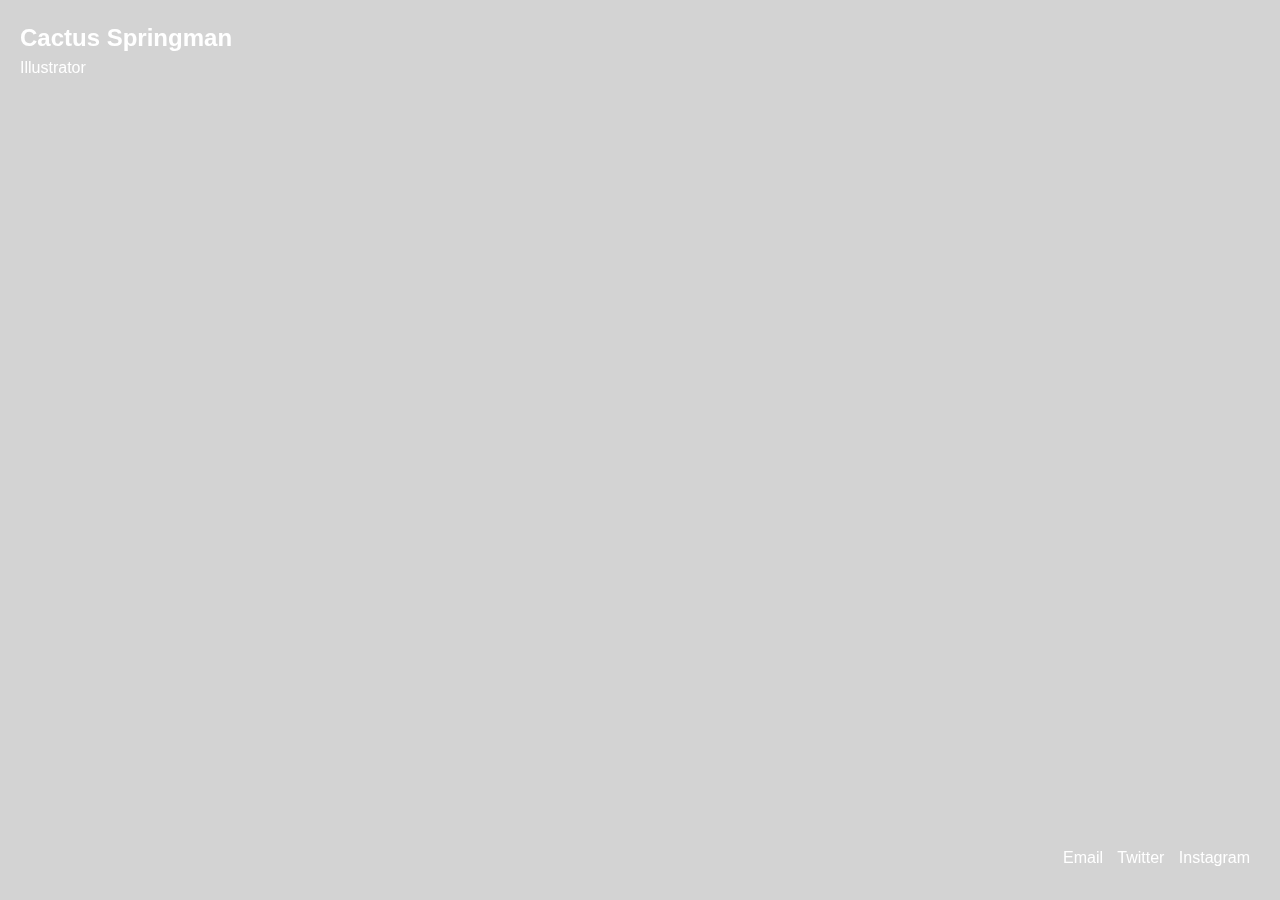
<file: index.html>
<!DOCTYPE html>
<html>
    <head>
        <title>Cactus Springman Portfolio</title>
        <link rel="stylesheet" href="reset.css">
        <link rel="stylesheet" href="style.css">
    </head>
    <body>
        
        <header>
            <h1>Cactus Springman</h1>
            <p>Illustrator</p>
        </header>
        
        <footer>
            <a href="">Email</a>
            <a href="">Twitter</a>
            <a href="">Instagram</a>
        </footer>
        
    </body>
</html>
</file>
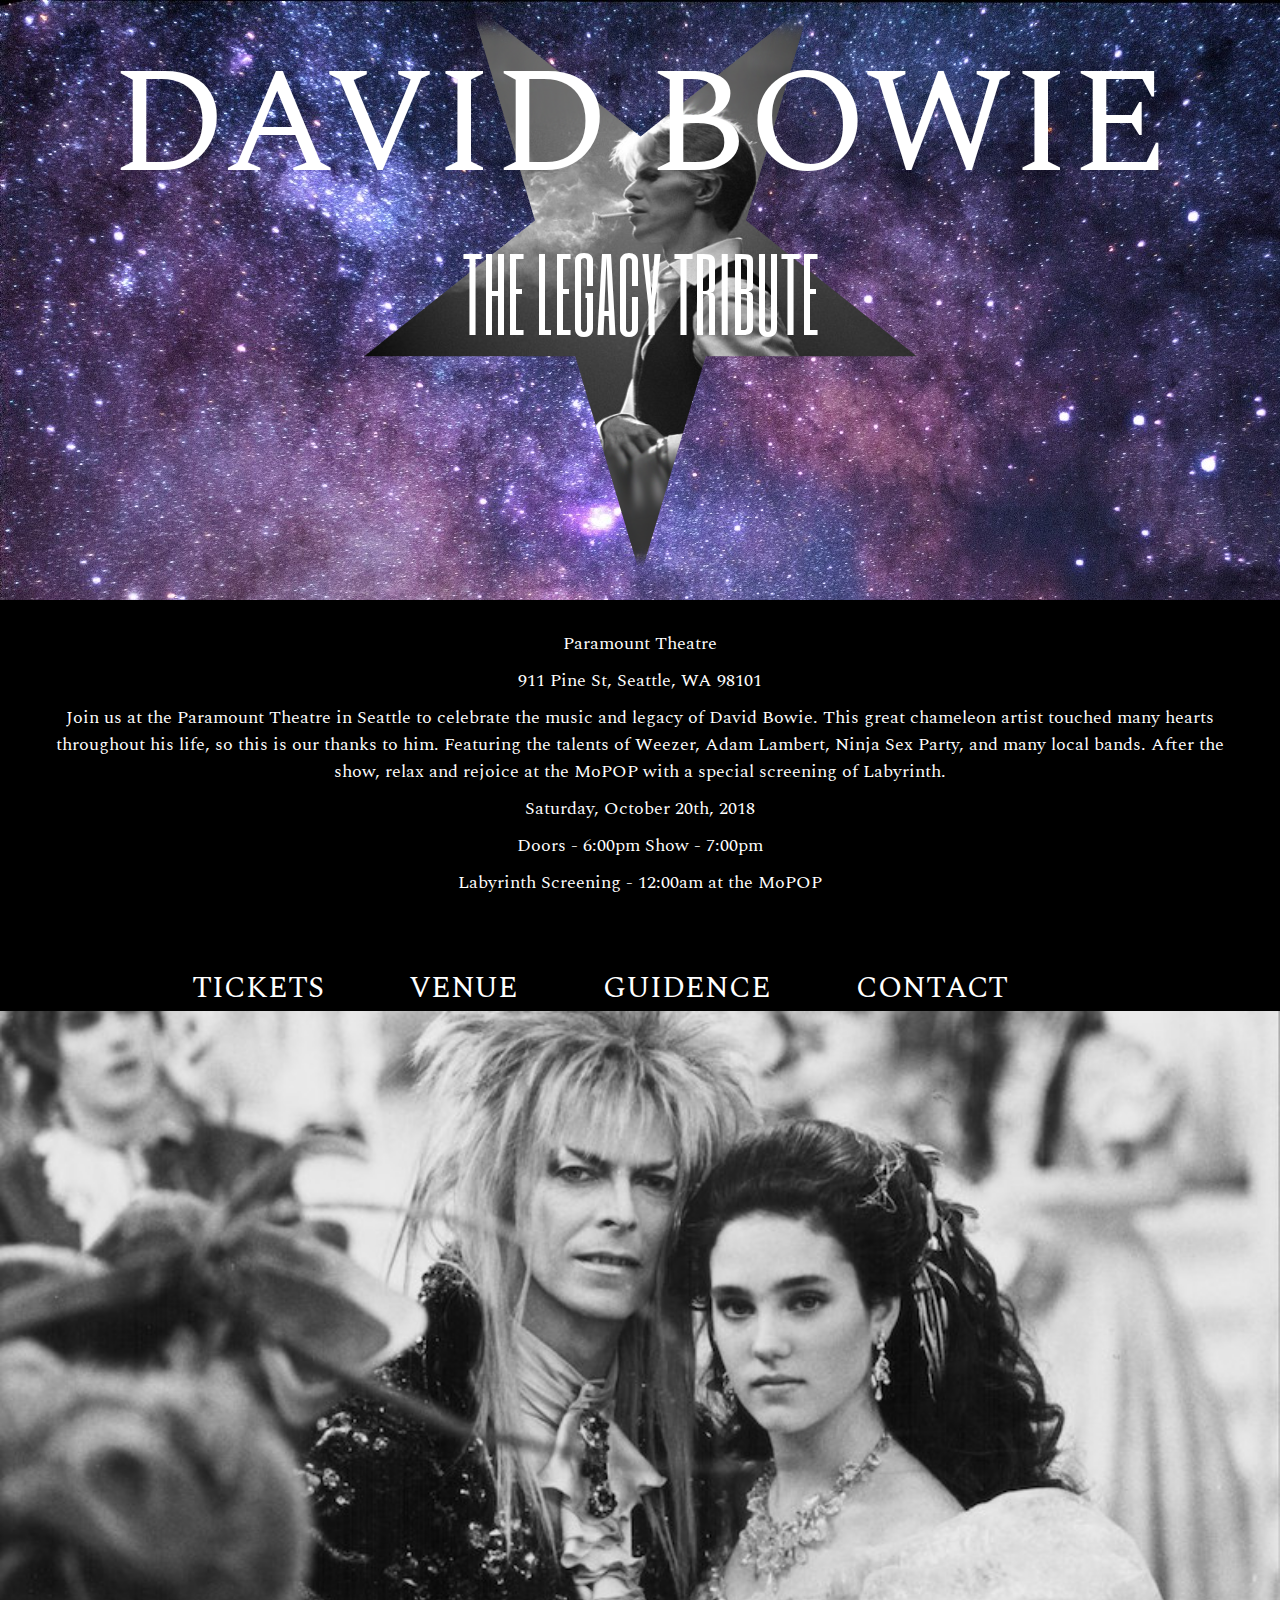
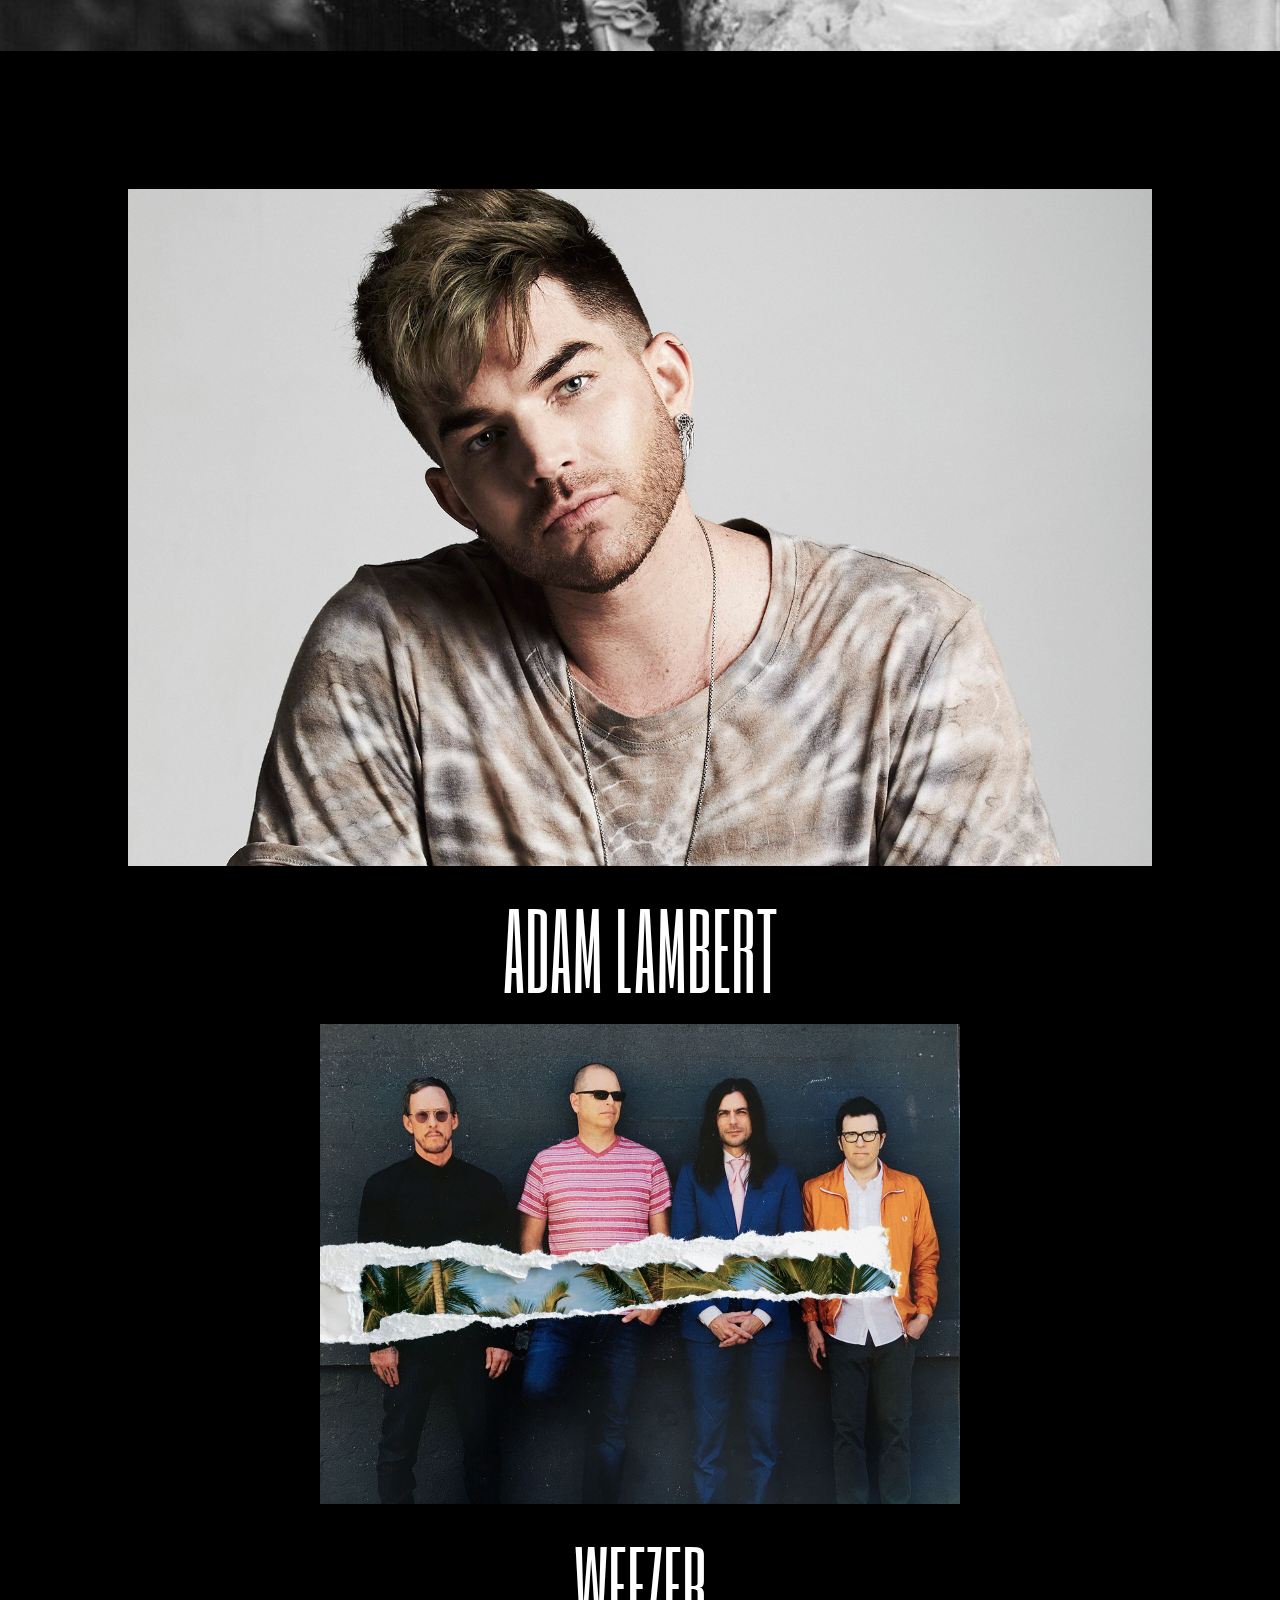
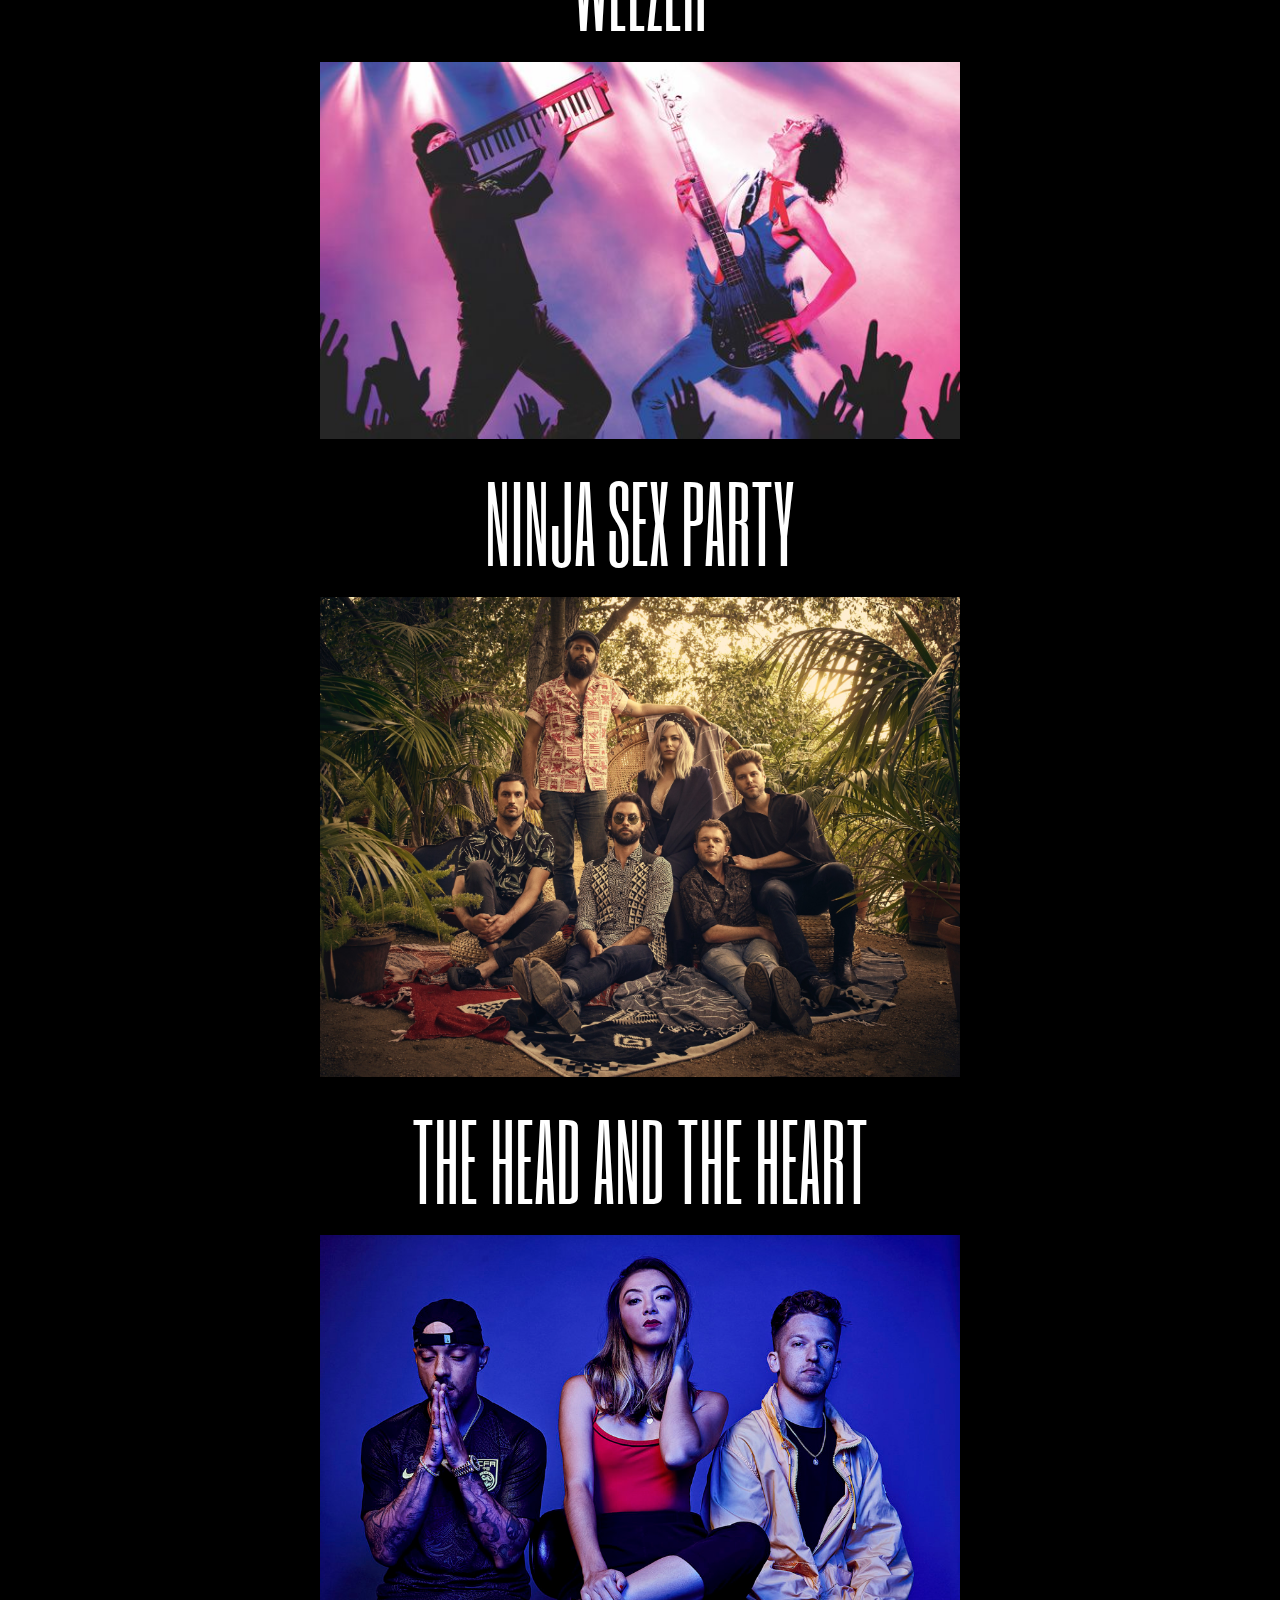
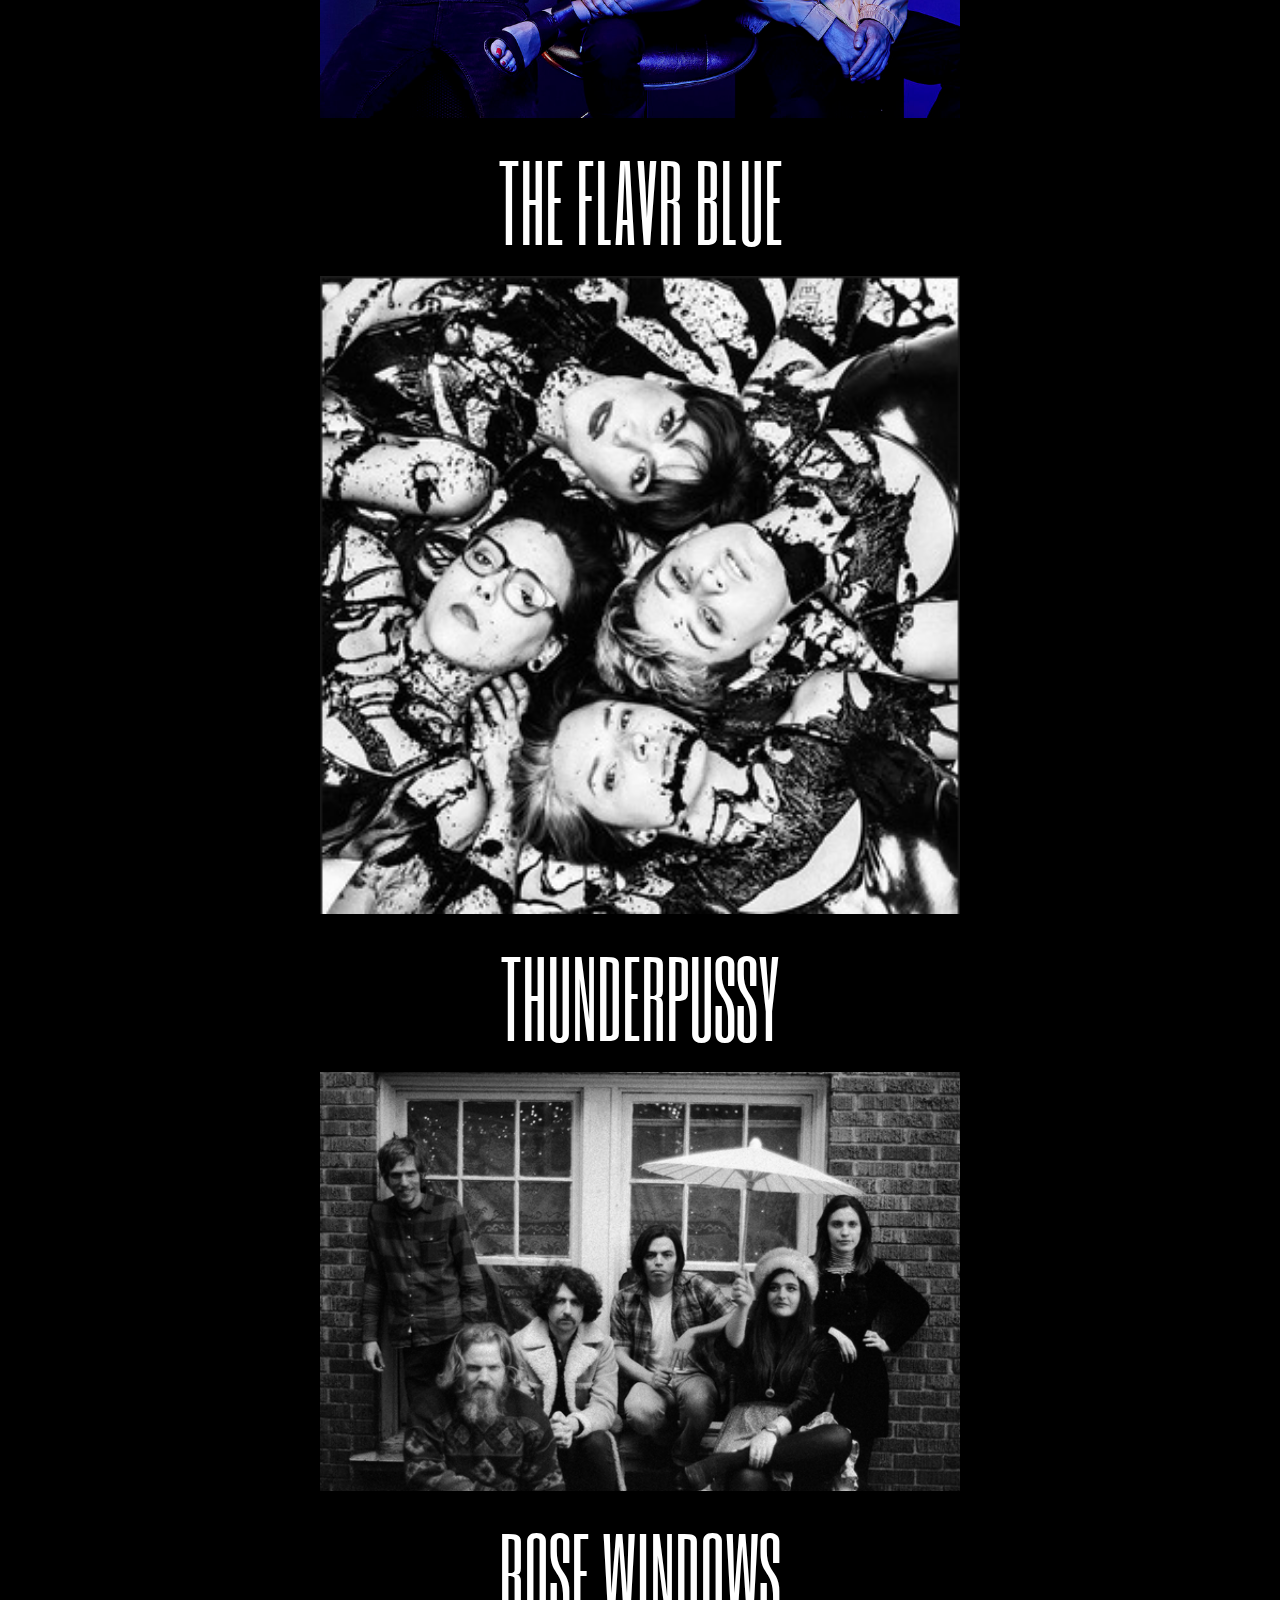
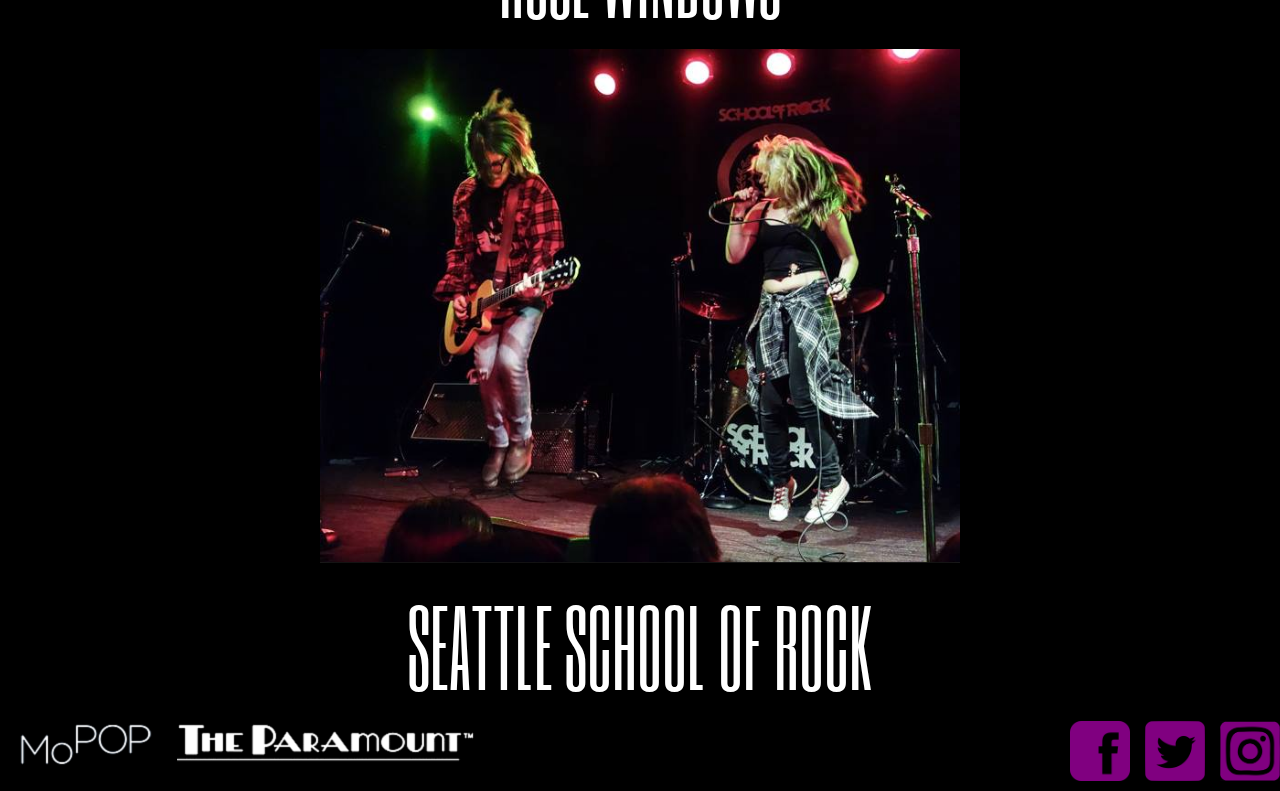
<file: Event/index.html>
<!DOCTYPE html>
<html>
    <head>
        <meta name="viewport" content="width=device-width, initial-scale=1">
        <title>The Legacy Tribute</title>
        <link rel="stylesheet" href="reset.css">
        <link rel="stylesheet" href="style.css">
    </head>
    <body>
        <header>
            <div class="container">
                <h1>DAVID BOWIE</h1>
                <h2>THE LEGACY TRIBUTE</h2>
            </div>
            <img src="Star.png">
        </header>
            <section>
                <p>
                    Paramount Theatre
                </p>
                <p>
                    911 Pine St, Seattle, WA 98101
                </p>
                <p>
                    Join us at the Paramount Theatre in Seattle to celebrate the music and legacy of David Bowie. This great chameleon artist touched many hearts throughout his life, so this is our thanks to him. Featuring the talents of Weezer, Adam Lambert, Ninja Sex Party, and many local bands.
                    After the show, relax and rejoice at the MoPOP with a special screening of Labyrinth.
                </p>
                <p>
                    Saturday, October 20th, 2018
                </p>
                <p>
                    Doors - 6:00pm Show - 7:00pm
                </p>
                <p>
                    Labyrinth Screening - 12:00am at the MoPOP
                </p>
                <nav>
                    <a href="">TICKETS</a>
                    <a href="">VENUE</a>
                    <a href="">GUIDENCE</a>
                    <a href="">CONTACT</a>
                </nav>
            </section>
        
            <section class="fullbleed">
                <img src="Labyrinth.jpg">
            </section>
                <section>
                    
                        <img src="adam-lambert.jpg">
                    <div class="artist">
                <h3>ADAM LAMBERT</h3>
                    </div>
                    
                    <div class="artist">
                        <img src="weezer.jpeg">
                <h3>WEEZER</h3>
                    </div>
                    
                    <div class="artist">
                        <img src="ninja-sex-party.jpg">
                <h3>NINJA SEX PARTY</h3>
                    </div>
                    
                    <div class="artist">
                        <img src="thath.jpg">
                <h3>THE HEAD AND THE HEART</h3>
                    </div>
                    
                    <div class="artist">
                        <img src="theflavrblue.jpg">
                <h3>THE FLAVR BLUE</h3>
                    </div>
                    
                    <div class="artist">
                        <img src="thunderpussy.png">
                <h3>THUNDERPUSSY</h3>
                    </div>
                    
                    <div class="artist">
                        <img src="rose-windows.png">
                <h3>ROSE WINDOWS</h3>
                    </div>
                    
                    <div class="artist">
                        <img src="sor.png">
                <h3>SEATTLE SCHOOL OF ROCK</h3>
                    </div>
                    
            </section>
            
            <footer>
                <div class="venue">
                    <img src="nopop.png">
                    <img src="paramount.png">
                </div>
                <div class="socials">
                    <a href=""><img src="facebook.png" style="width:60px;height:60px;"></a>
                    <a href=""><img src="twitter.png" style="width:60px;height:60px;"></a>
                    <a href=""><img src="insta.png" style="width:60px;height:60px;"></a>
                </div>
            </footer>
        
    </body>
</html>
</file>
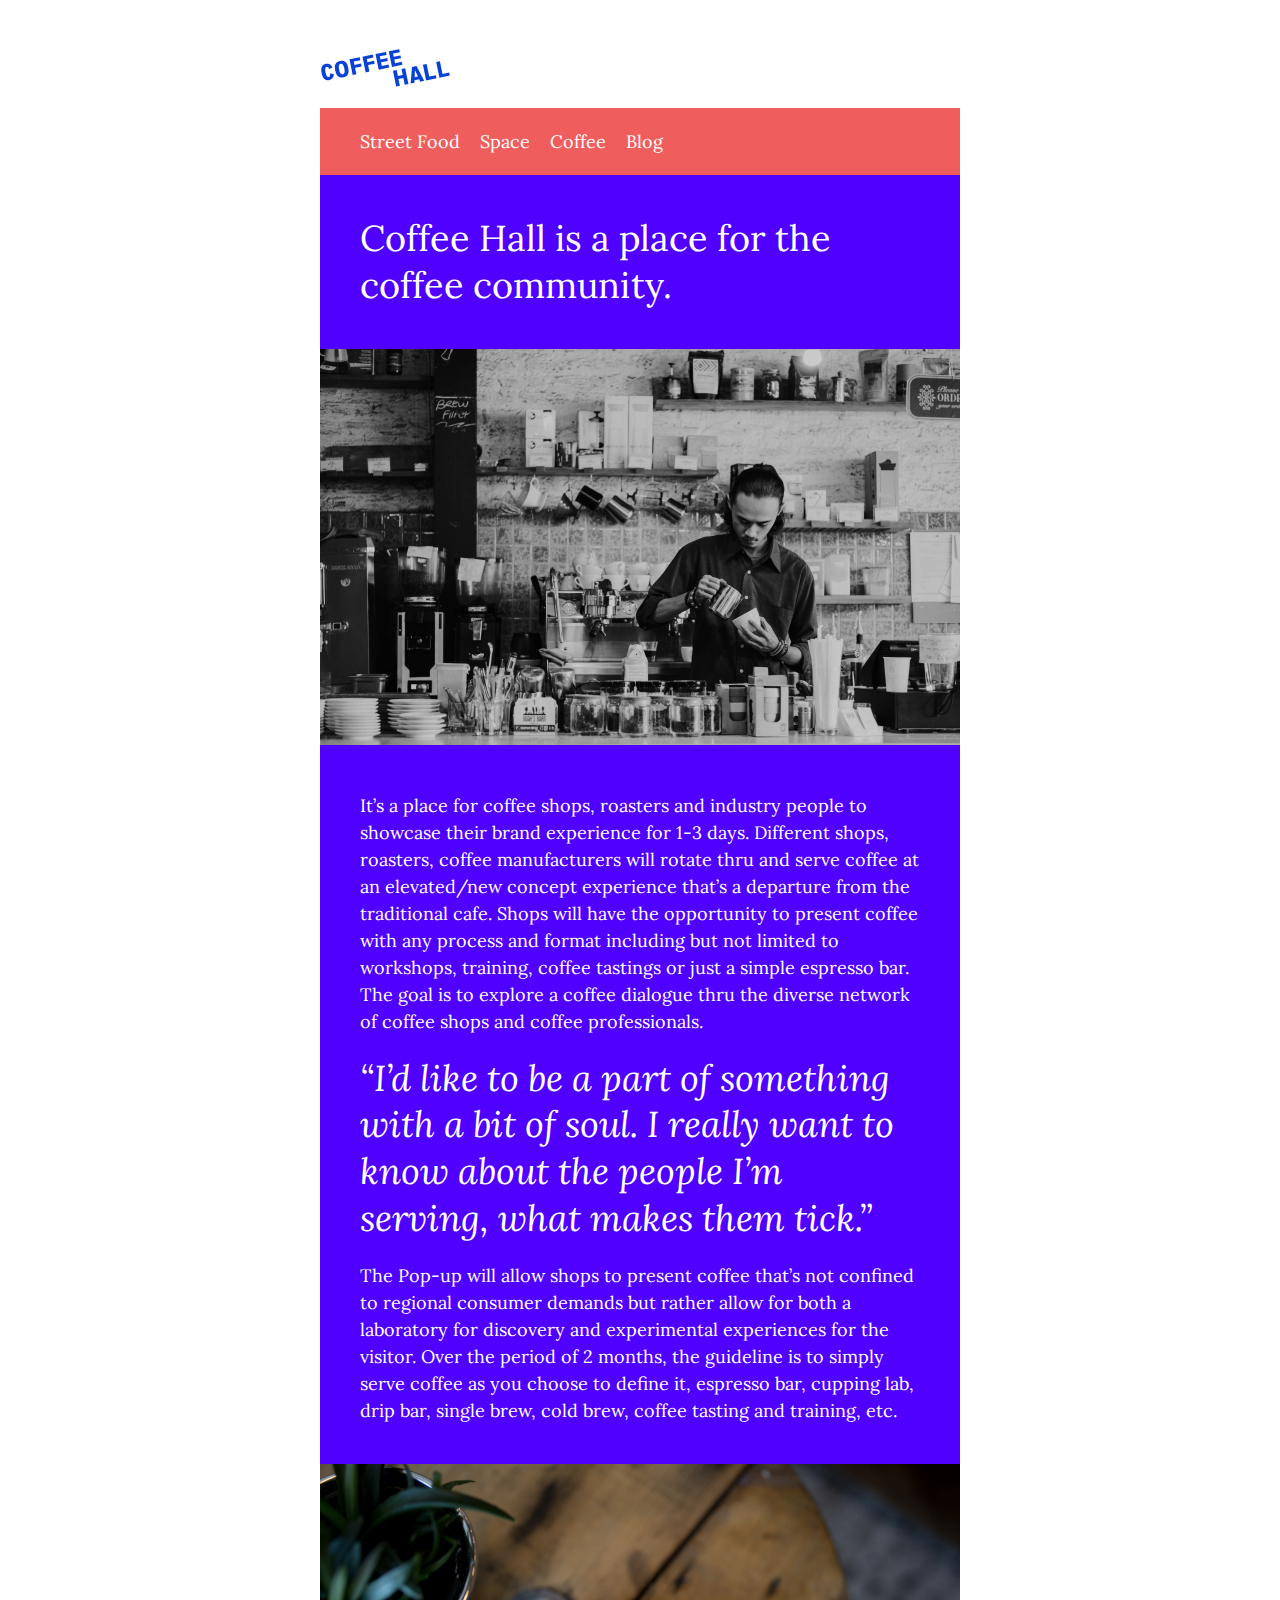
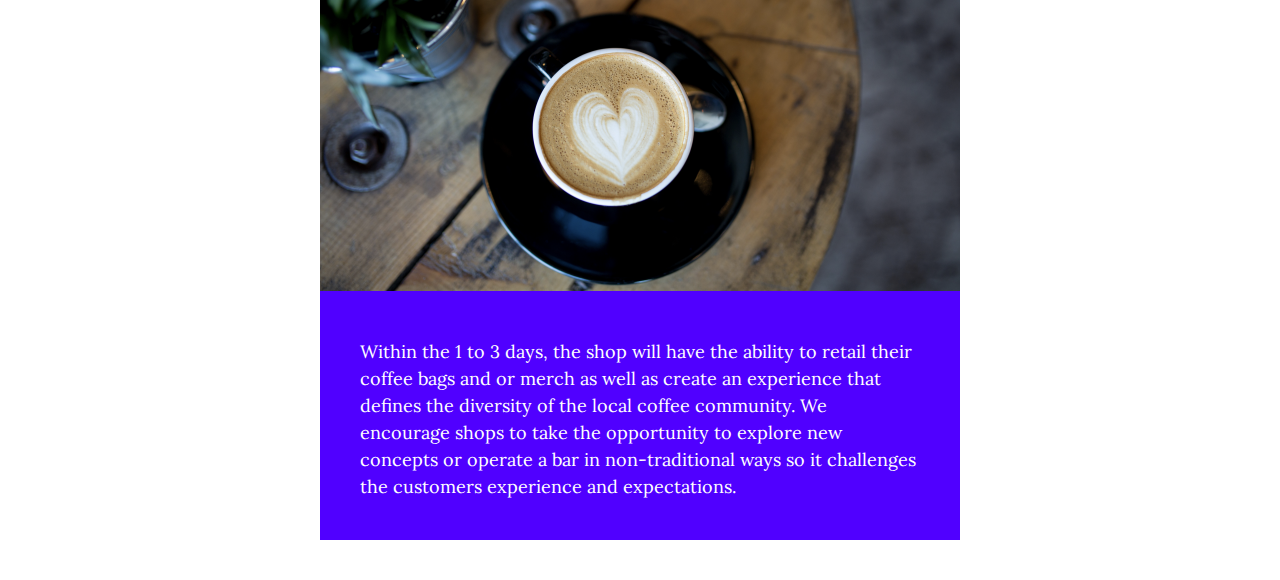
<file: P 2/index.html>
<!DOCTYPE html>
<html>
    <head>
        <meta name="viewport" content="width=device-width, initial-scale=1">
        <title>Coffe Hall</title>
        <link rel="stylesheet" href="reset.css">
        <link rel="stylesheet" href="style.css">
    </head>
    <body>
        <header>
            <img src="logo.svg">
        </header>
        <nav>
            <a href="">Street Food</a>
            <a href="">Space</a>
            <a href="">Coffee</a>
            <a href="">Blog</a>
            </nav>
            <section>
                <h1>Coffee Hall is a place for the coffee community.</h1>
            </section>
        
            <section class="fullbleed">
                <img src="store.png">
            </section>
                <section>
                <p>It’s a place for coffee shops, roasters and industry people to showcase their brand experience for 1-3 days. Different shops, roasters, coffee manufacturers will rotate thru and serve coffee at an elevated/new concept experience that’s a departure from the traditional cafe. Shops will have the opportunity to present coffee with any process and format including but not limited to workshops, training, coffee tastings or just a simple espresso bar. The goal is to explore a coffee dialogue thru the diverse network of coffee shops and coffee professionals.</p>
                <h2>“I’d like to be a part of something with a bit of soul. I really want to know about the people I’m serving, what makes them tick.”</h2>
                <p>The Pop-up will allow shops to present coffee that’s not confined to regional consumer demands but rather allow for both a laboratory for discovery and experimental experiences for the visitor. Over the period of 2 months, the guideline is to simply serve coffee as you choose to define it, espresso bar, cupping lab, drip bar, single brew, cold brew, coffee tasting and training, etc.</p>
            </section>
            
            <section class="fullbleed">
                <img src="coffee.png">
            </section>
        
            <section>
                <p>Within the 1 to 3 days, the shop will have the ability to retail their coffee bags and or merch as well as create an experience that defines the diversity of the local coffee community. We encourage shops to take the opportunity to explore new concepts or operate a bar in non-traditional ways so it challenges the customers experience and expectations.</p>
            </section>
        
    </body>
</html>
</file>
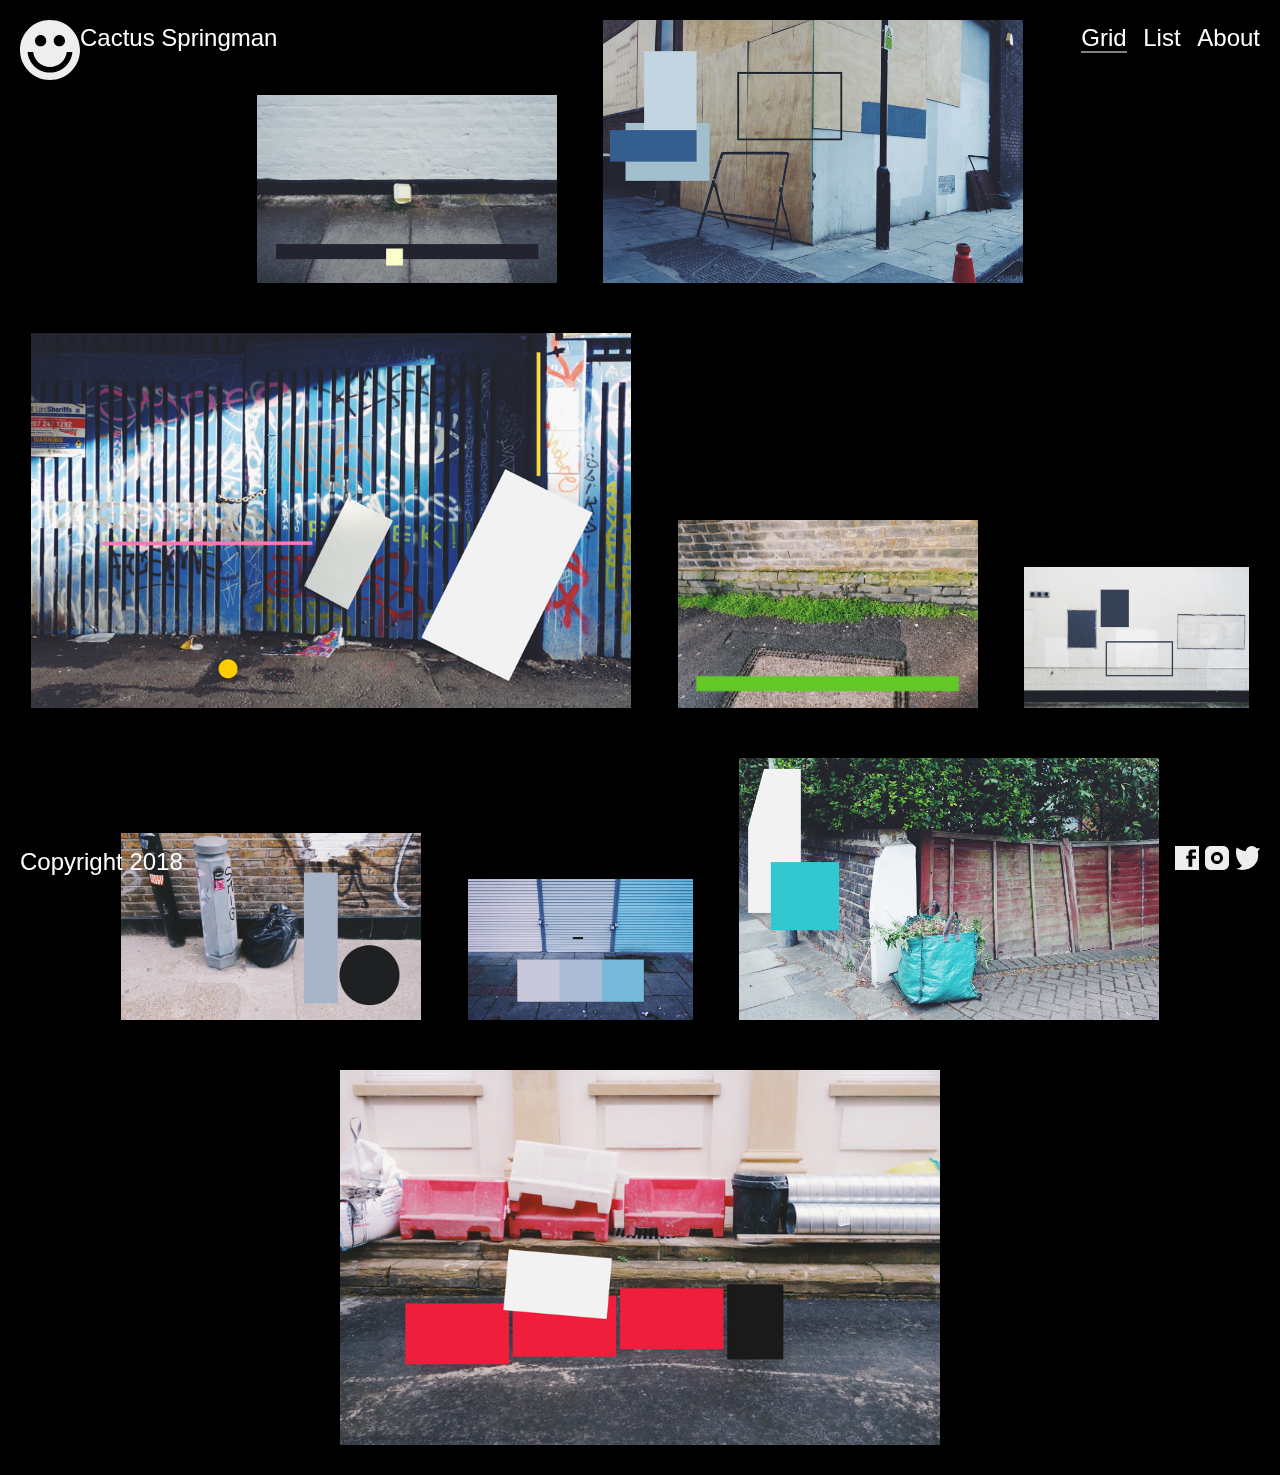
<file: P4/index.html>
<!DOCTYPE html>
<html>
    <head>
        <meta name="viewport" content="width=device-width, initial-scale=1">
        <title>Portfolio</title>
        <link rel="stylesheet" href="reset.css">
        <link rel="stylesheet" href="style.css">
    </head>
    <body>
        <header>
        <a href=""><img src="logo.svg" style="width:60px;height:60px;"></a>
            <h1>Cactus Springman</h1>
            
            <nav>
                <a href="" class="selected">Grid</a>
                <a href="">List</a>
                <a href="">About</a>
            </nav>
        </header>
        
        <section>
            <div>
                <img src="image_1.jpg">
                <h2>Desk Flowers</h2>
            </div>
            <div class="large">
                <img src="image_2.jpg">
                <h2>Street</h2>
            </div>
            <div class="xlarge">
                <img src="image_3.jpg">
                <h2>Street</h2>
            </div>
            <div>
                <img src="image_4.jpg">
                <h2>Street</h2>
            </div>
            <div class="small">
                <img src="image_5.jpg">
                <h2>Street</h2>
            </div>
            <div>
                <img src="image_6.jpg">
                <h2>Street</h2>
            </div>
            <div class="small">
                <img src="image_7.jpg">
                <h2>Street</h2>
            </div>
            <div class="large">
                <img src="image_8.jpg">
                <h2>Street</h2>
            </div>
            <div class="xlarge">
                <img src="image_9.jpg">
                <h2>Street</h2>
            </div>
        
        </section>
        
        <footer>
            <p>Copyright 2018</p>
            
                <nav>
                    <a href=""><img src="icon-facebook.svg"></a>
                    <a href=""><img src="icon-instagram.svg"></a>
                    <a href=""><img src="icon-twitter.svg"></a>
                </nav>
        </footer>
    </body>
</html>
</file>
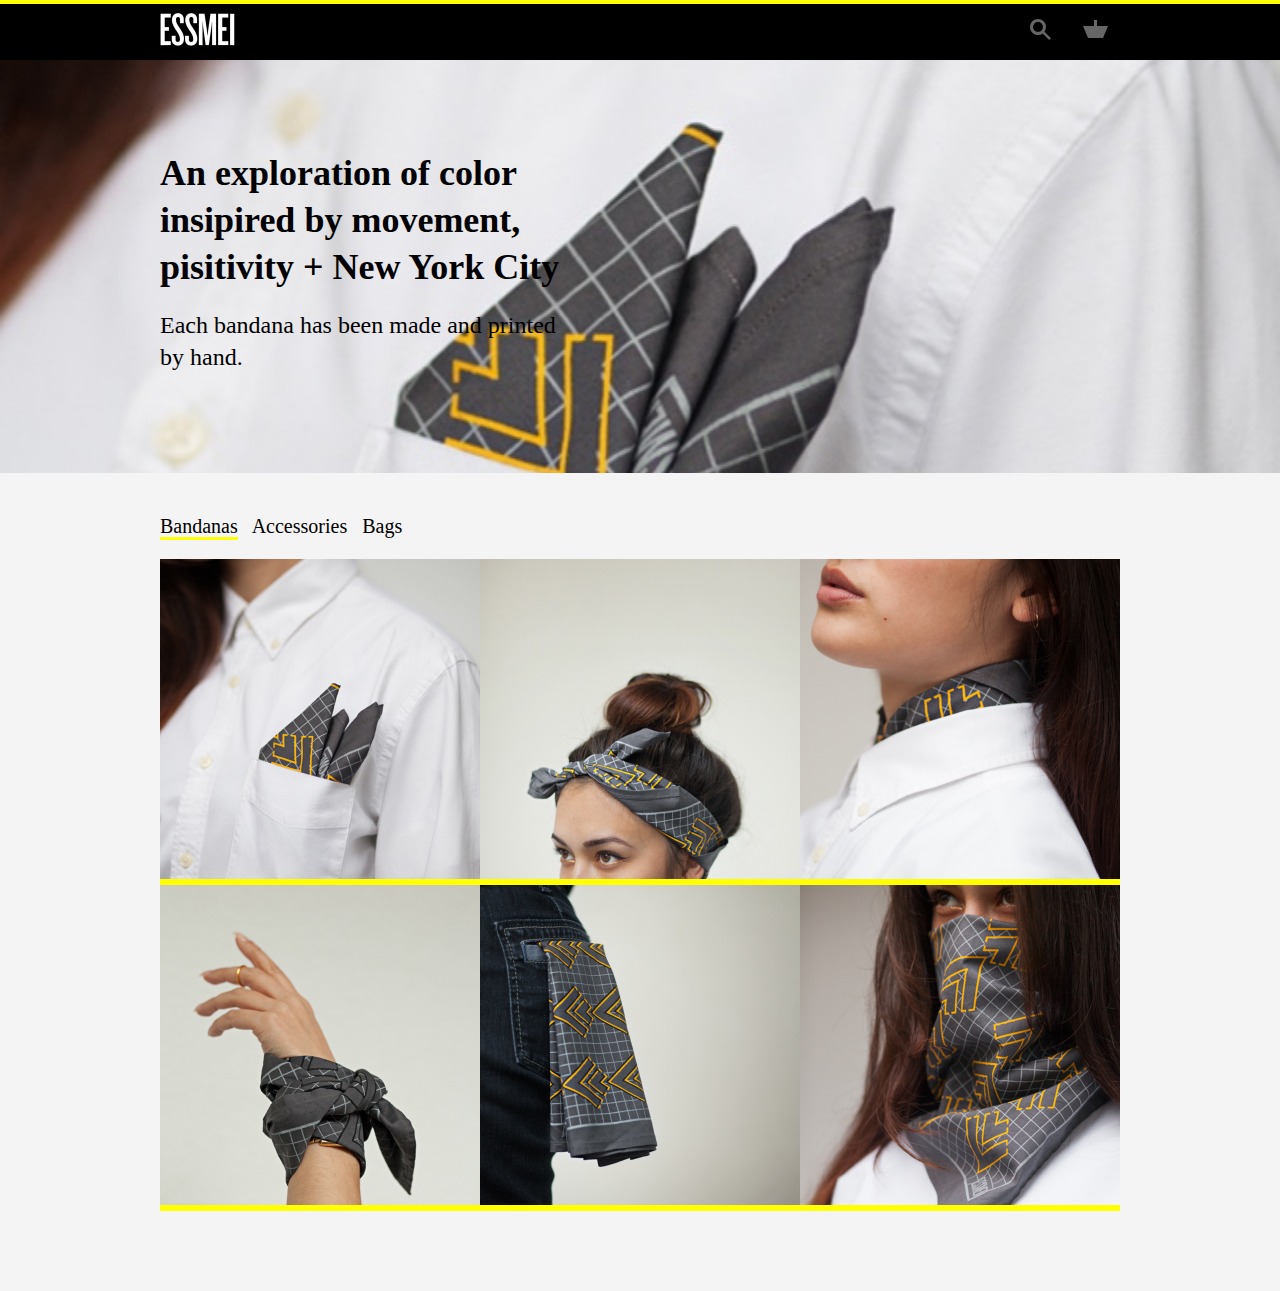
<file: P5/index.html>
<!DOCTYPE html>
<html>
    <head>
        <meta name="viewport" content="width=device-width, initial-scale=1">
        
        <title>ESSEI</title>
        <link rel="stylesheet" href="reset.css">
        <link rel="stylesheet" href="style.css">
        
    </head>
    <body>
       <header>
            <div class="wrap">
                <h1><img src="logo.png"></h1>
                <nav>
                    <a href=""> <img src="search-icon.svg"></a>
                    <a href=""> <img src="basket-icon.svg"></a>
                </nav>
           </div>
        </header>
        <section class="hero">
            <div class="wrap">
                <h2>An exploration of color insipired by movement, pisitivity + New York City</h2>
                <h3>Each bandana has been made and printed by hand.</h3>
            </div>
        </section>
        
        <section class="products">
            <div class="wrap">
                <nav>
                    <a href="" class="selected">Bandanas</a>
                    <a href="">Accessories</a>
                    <a href="">Bags</a>
                </nav>
                
                    <div class="product">
                        <img src="image_1.jpg">
                        <h4>Dope Pocket Square</h4>
                        <p>$100</p>
                    </div>
                
                <div class="product">
                        <img src="image_2.jpg">
                        <h4>Chic Head Scarf</h4>
                        <p>$100</p>
                    </div>
                
                <div class="product">
                        <img src="image_3.jpg">
                        <h4>Nice Ascot</h4>
                        <p>$100</p>
                    </div>
                
                <div class="product">
                        <img src="image_4.jpg">
                        <h4>Cool Wrist Tie</h4>
                        <p>$100</p>
                    </div>
                
                <div class="product">
                        <img src="image_5.jpg">
                        <h4>Radical Pant Flag</h4>
                        <p>$100</p>
                    </div>
                
                <div class="product">
                        <img src="image_6.jpg">
                        <h4>Edgy Face Mask</h4>
                        <p>$100</p>
                    </div>
                
            </div>
        </section>
        
    </body>
</html>
</file>
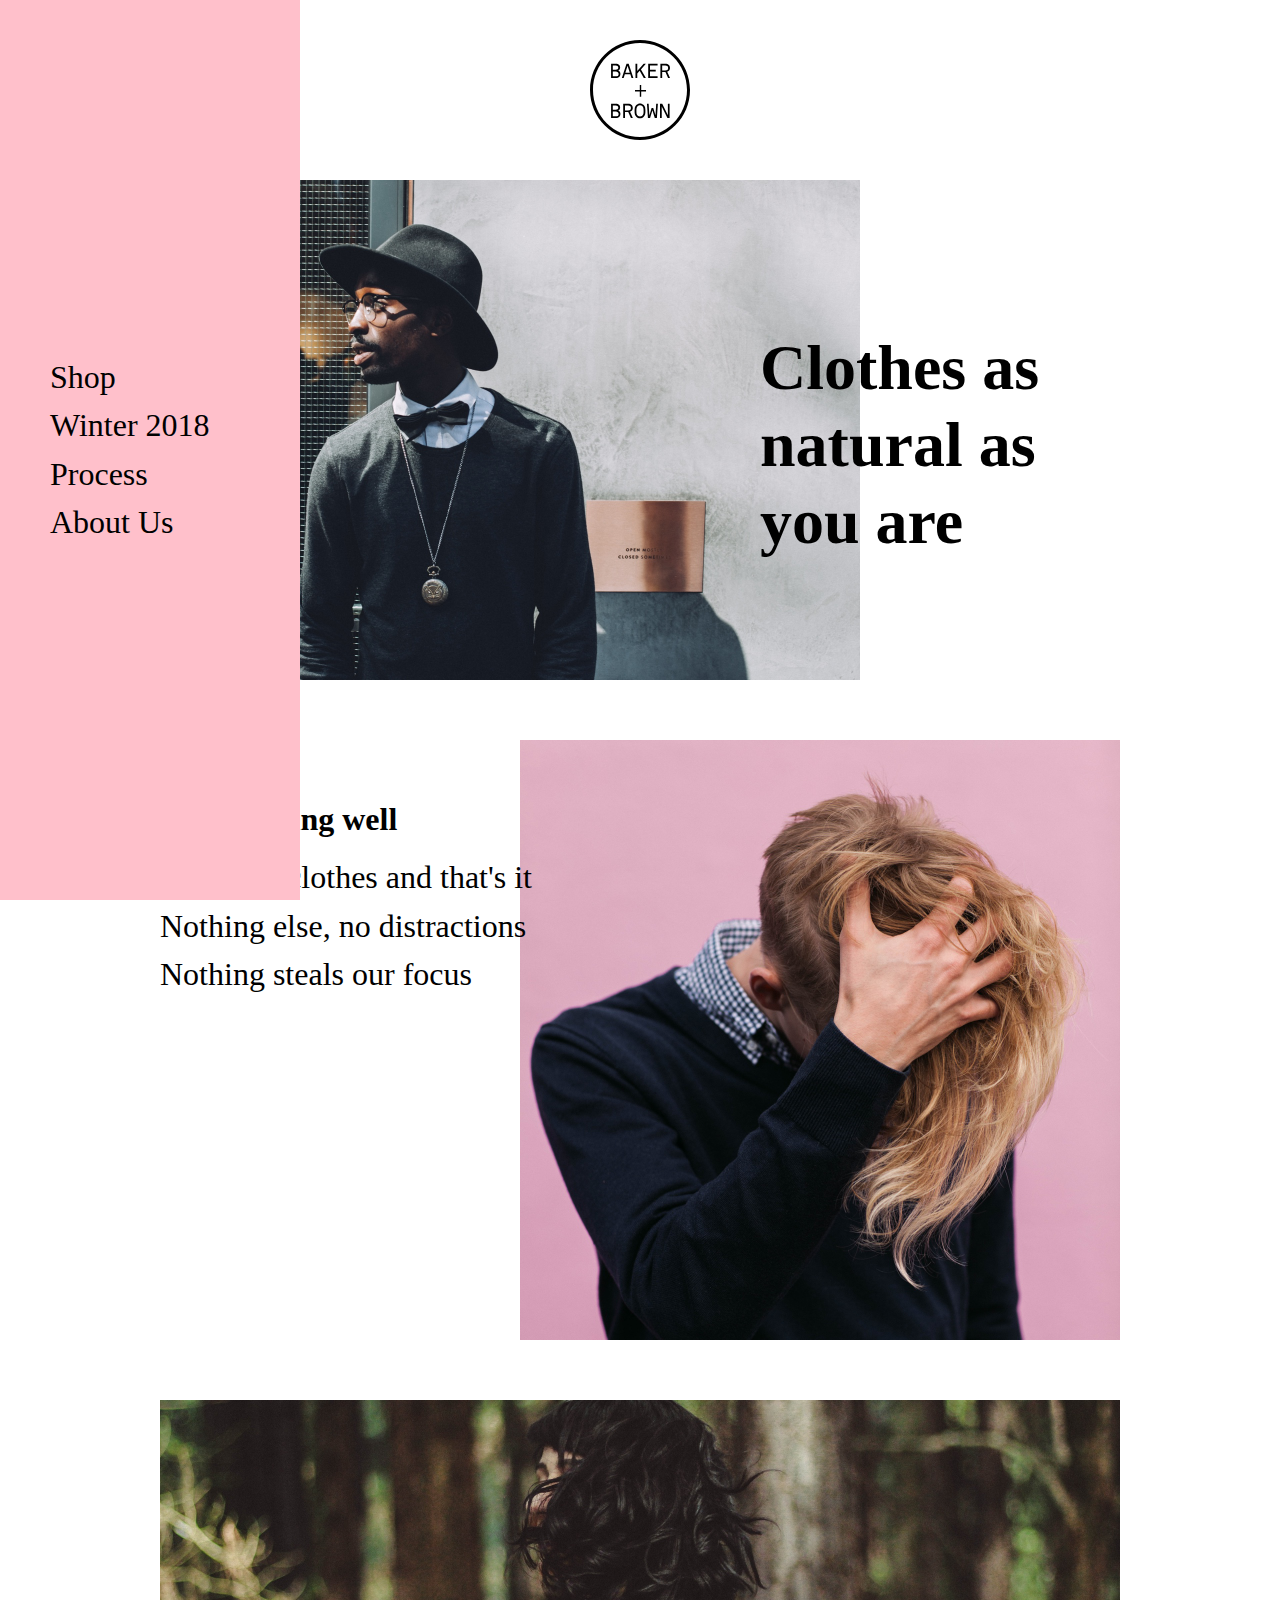
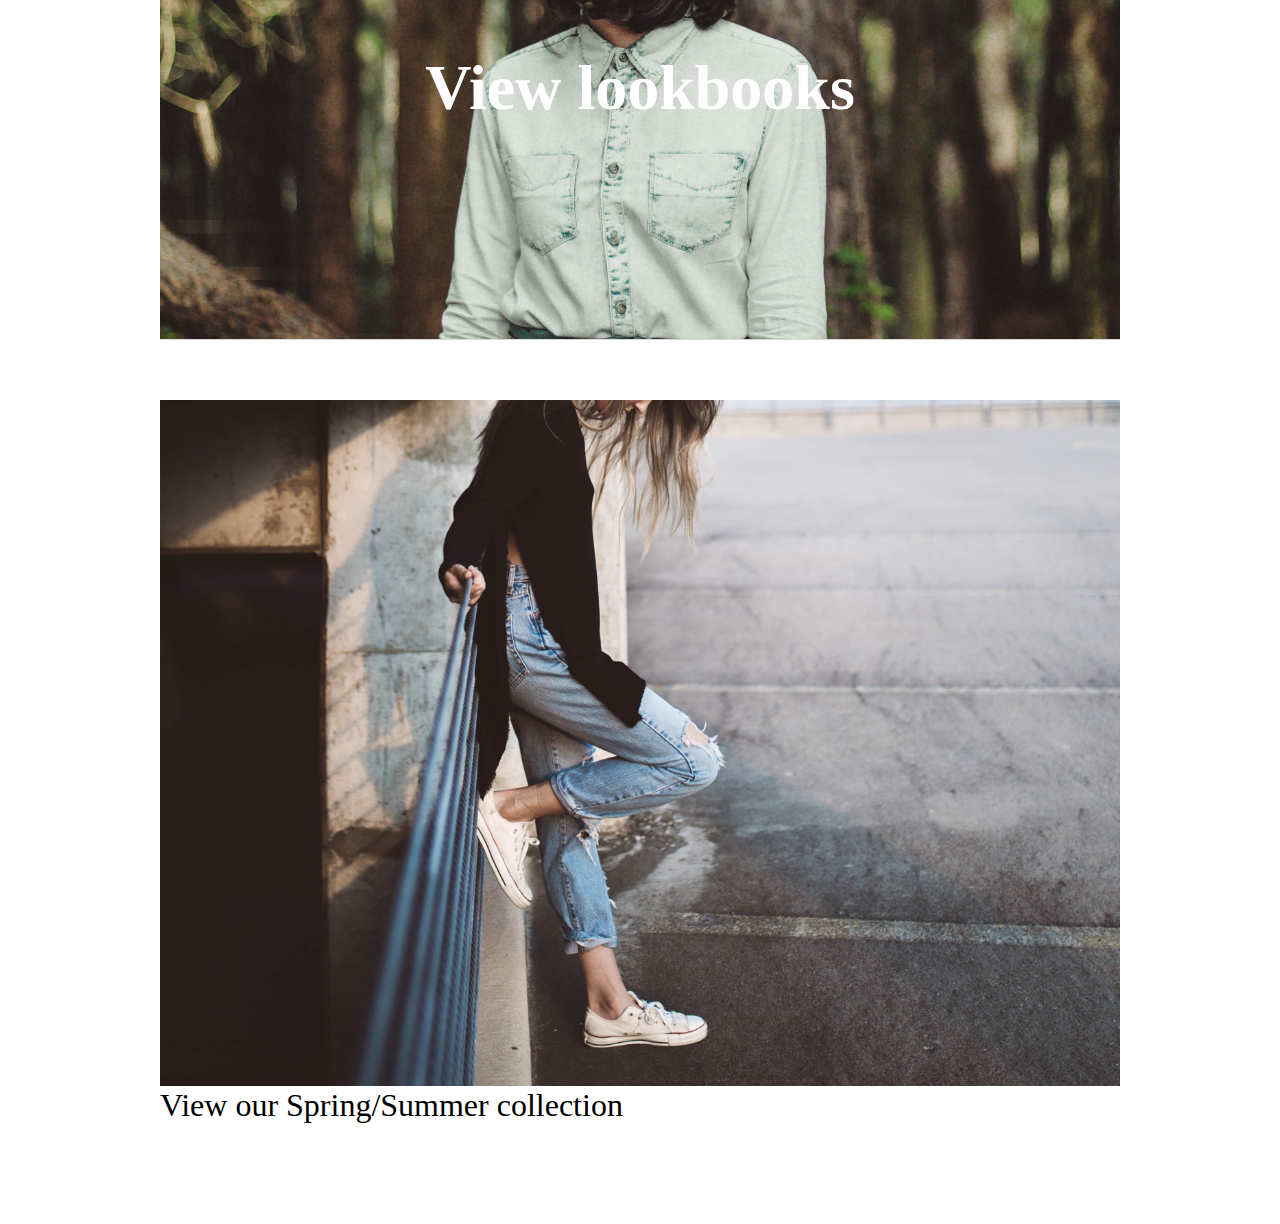
<file: p6 assets/index.html>
<!DOCTYPE html>
<html>
    <head>
        <meta name="viewport" content="width=device-width, initial-scale=1">
        
        <title>ESSEI</title>
        <link rel="stylesheet" href="reset.css">
        <link rel="stylesheet" href="style.css">
        
    </head>
    <body>
       <header>
                <h1><img src="logo.svg"></h1>
        </header>
        
            <div class="hamburger">
                <div class="slideout">
                    <nav>
                        <a href="">Shop</a>
                        <a href="">Winter 2018</a>
                        <a href="">Process</a>
                        <a href="">About Us</a>
                    
                    </nav>
                </div>
        </div>
            <section class="natural">
                <img src="image_1.jpg">
                <h2>Clothes as natural as you are</h2>
        </section>
        
        <section class="onething">
            <img src="image_2.jpg">
            <div>
                <h3>Do one thing well</h3>
                <p>We make clothes and that's it</p>
                <p>Nothing else, no distractions</p>
                <p>Nothing steals our focus</p>
            </div>
        </section>
        
        <section class="lookbook">
            View lookbooks
        </section>
        
        <section class="colelction">
            <img src="image_4.jpg">
            <div>
                <h3>View our Spring/Summer collection</h3>
            </div>
        </section>
        
        
        
        
    </body>
</html>
</file>
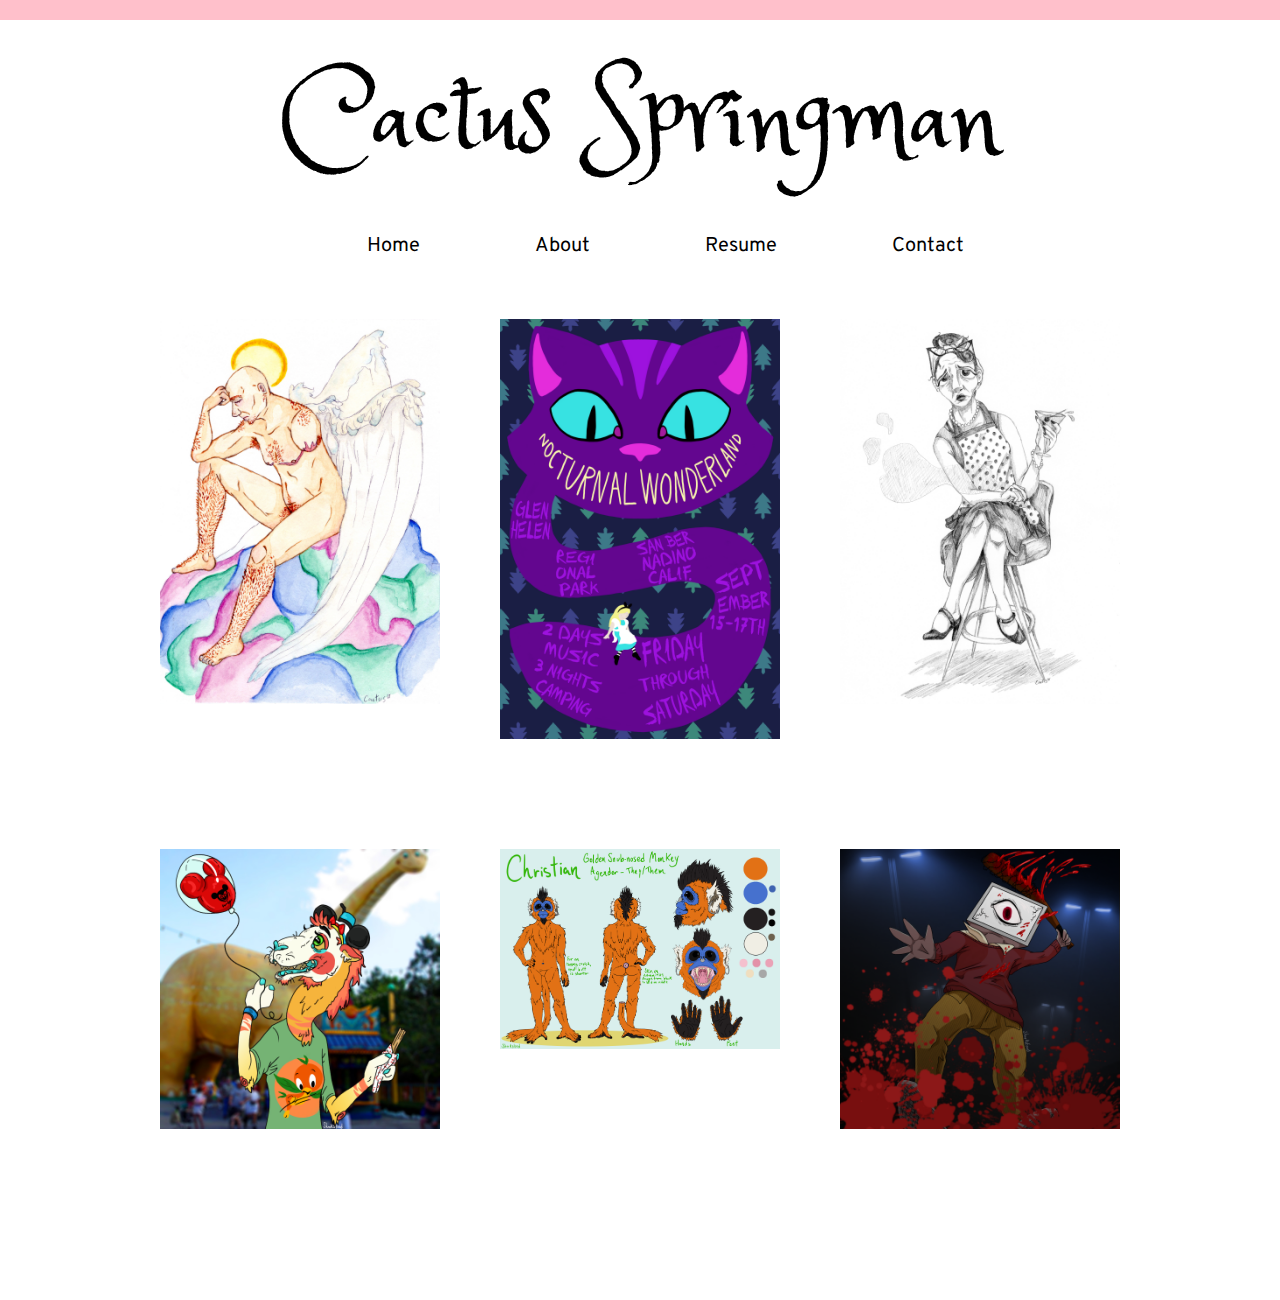
<file: Portfolio/index.html>
<!DOCTYPE html>
<html>
    <head>
        <meta name="viewport" content="width=device-width, initial-scale=1">
        
        <title>Cactus Springman Illustration</title>
        <link rel="stylesheet" href="reset.css">
        <link rel="stylesheet" href="style.css">
        
    </head>
    <body>
       <header>
            <div class="wrap">
                <h1>Cactus Springman</h1>
                <nav>
                   <a href="index.html">Home</a>
                    <a href="about.html">About</a>
                    <a href="resume.html">Resume</a>
                    <a href="contact.html">Contact</a>
                </nav>
           </div>
        </header>
        
        <section class="artwork">
                
                    <div class="art">
                        <img src="angel.jpg">
                        <h2>Angel</h2>
                        <h3>Watercolor and pencil on paper</h3>
                        <p>2018</p>
                    </div>
                
                <div class="art">
                        <img src="nocturnal-wonderland.png">
                        <h2>Nocturnal Wonderland</h2>
                        <h3>Digital poster, Photoshop</h3>
                        <p>2017</p>
                    </div>
                
                <div class="art">
                        <img src="melancholy.jpg">
                        <h2>Melancholy Mom</h2>
                        <h3>Graphite on paper</h3>
                        <p>2018</p>
                    </div>
                
                <div class="art">
                        <img src="sherbert.png">
                        <h2>Sherbert at Disney World</h2>
                        <h3>Digital art trade, Photoshop</h3>
                        <p>2018</p>
                    </div>
                
                <div class="art">
                        <img src="Christian.png">
                        <h2>Christian the Monkey</h2>
                        <h3>Digital character design, Photoshop</h3>
                        <p>2018</p>
                    </div>
                
                <div class="art">
                        <img src="business.png">
                        <h2>He Means Business</h2>
                        <h3>Digital art trade, Photoshop</h3>
                        <p>2018</p>
                    </div>
        </section>
        
    </body>
</html>
</file>
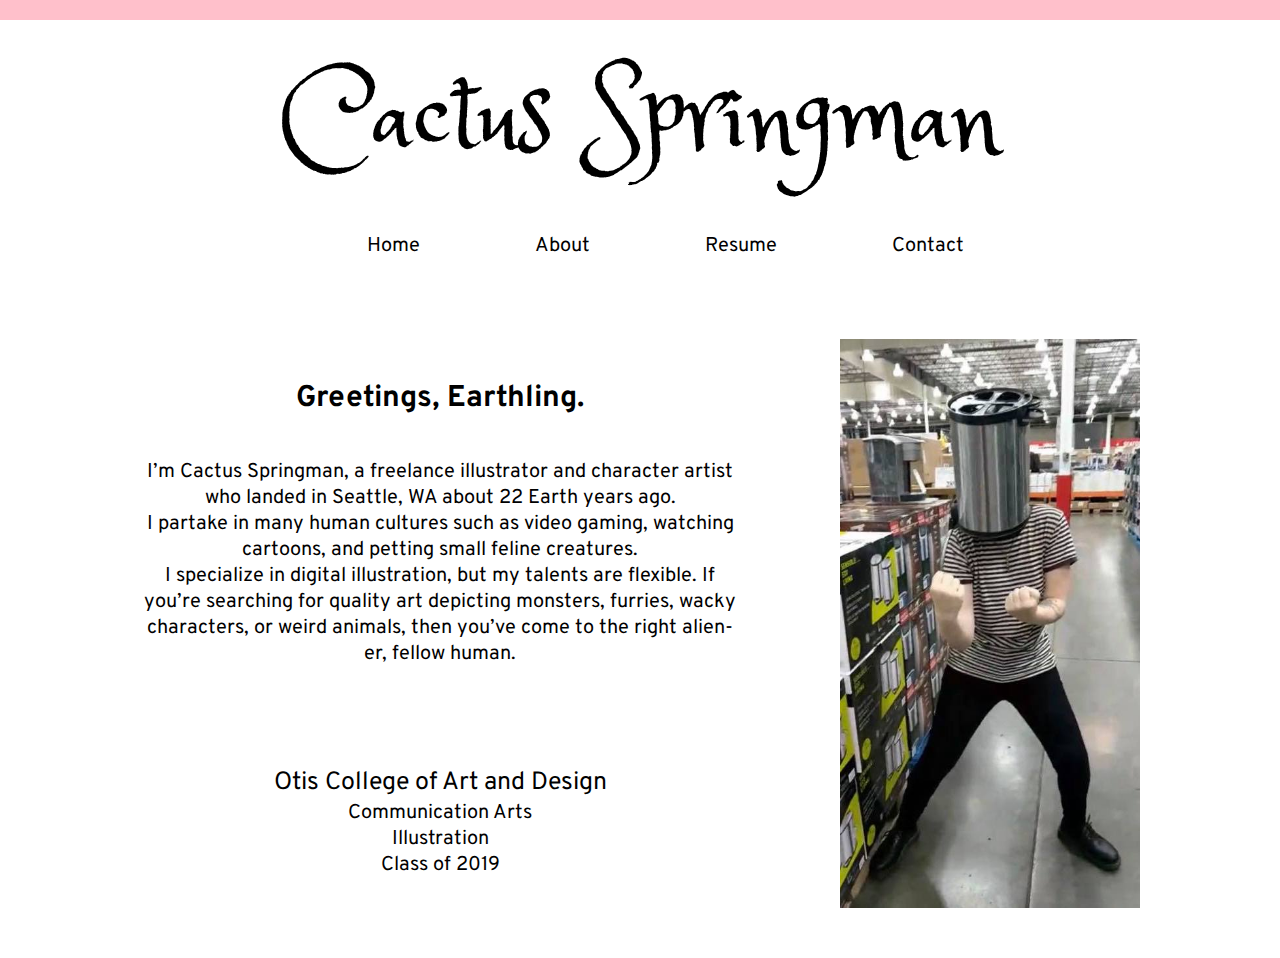
<file: Portfolio/about.html>
<!DOCTYPE html>
<html>
    <head>
        <meta name="viewport" content="width=device-width, initial-scale=1">
        
        <title>Cactus Springman Illustration</title>
        <link rel="stylesheet" href="reset.css">
        <link rel="stylesheet" href="style.css">
        
    </head>
    <body>
       <header>
            <div class="wrap">
                <h1>Cactus Springman</h1>
                <nav>
                   <a href="index.html">Home</a>
                    <a href="about.html">About</a>
                    <a href="resume.html">Resume</a>
                    <a href="contact.html">Contact</a>
                </nav>
           </div>
        </header>
            <section class="about">
                <img src="selfie.jpg">
                <div class= "text">
                    <h1>Greetings, Earthling.</h1>
                        <p>I’m Cactus Springman, a freelance illustrator and character artist who landed in Seattle, WA about 22 Earth years ago.</p>
                        <p>I partake in many human cultures such as video gaming, watching cartoons, and petting small feline creatures.</p>
                        <p>I specialize in digital illustration, but my talents are flexible. If you’re searching for quality art depicting monsters, furries, wacky characters, or weird animals, then you’ve come to the right alien-er, fellow human.</p>
                    <h2>Otis College of Art and Design</h2>
                        <h3>Communication Arts</h3>
                        <h3>Illustration</h3>
                        <h3>Class of 2019</h3>
                    </div>
        </section>
    </body>
</html>
</file>
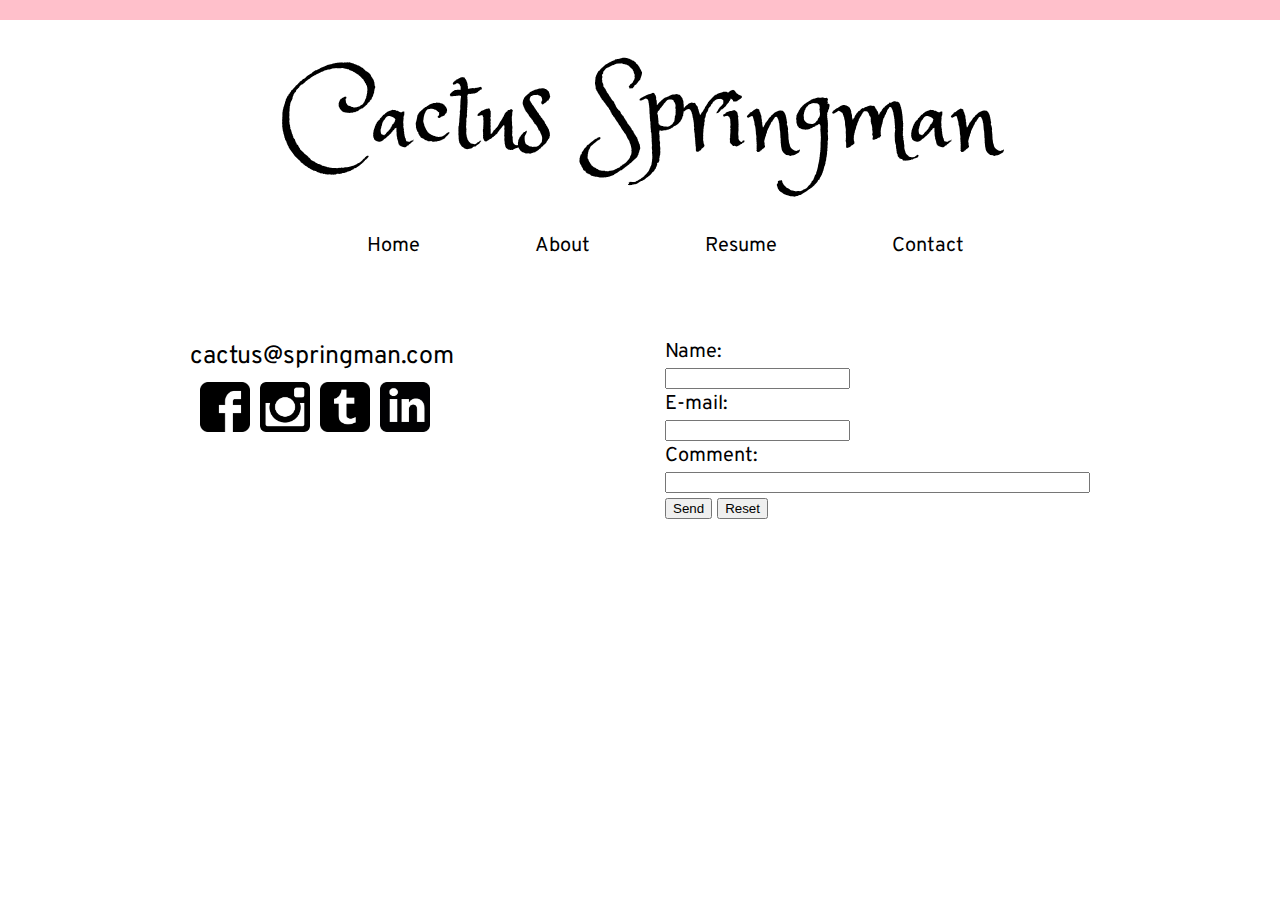
<file: Portfolio/contact.html>
<!DOCTYPE html>
<html>
    <head>
        <meta name="viewport" content="width=device-width, initial-scale=1">
        
        <title>Cactus Springman Illustration</title>
        <link rel="stylesheet" href="reset.css">
        <link rel="stylesheet" href="style.css">
        
    </head>
    <body>
       <header>
            <div class="wrap">
                <h1>Cactus Springman</h1>
                <nav>
                   <a href="index.html">Home</a>
                    <a href="about.html">About</a>
                    <a href="resume.html">Resume</a>
                    <a href="contact.html">Contact</a>
                </nav>
           </div>
        </header>
           <section class="contact">
               <form action="mailto:someone@example.com" method="post" enctype="text/plain">
                    Name:<br>
                <input type="text" name="name"><br>
                    E-mail:<br>
                <input type="text" name="mail"><br>
                    Comment:<br>
                <input type="text" name="comment" size="50"><br>
                <input type="submit" value="Send">
                <input type="reset" value="Reset">
            </form>
               <div class="socials">
                   <h1>cactus@springman.com</h1>
                    <a href="https://www.facebook.com/cactusspringman/">
                    <img src="facebook-logo.jpg">
                    </a>
                    <a href="https://www.instagram.com/blood_mouth/">
                    <img src="instagram-logo.jpg">
                    </a>
                    <a href="http://shark-art.tumblr.com/">
                    <img src="tumblr-logo.jpg">
                    </a>
                   <a href="https://www.linkedin.com/in/cactus-springman-832275161">
                    <img src="linkedin-logo.jpg">
                    </a>
                </div>
           </section>
    </body>
</html>
</file>
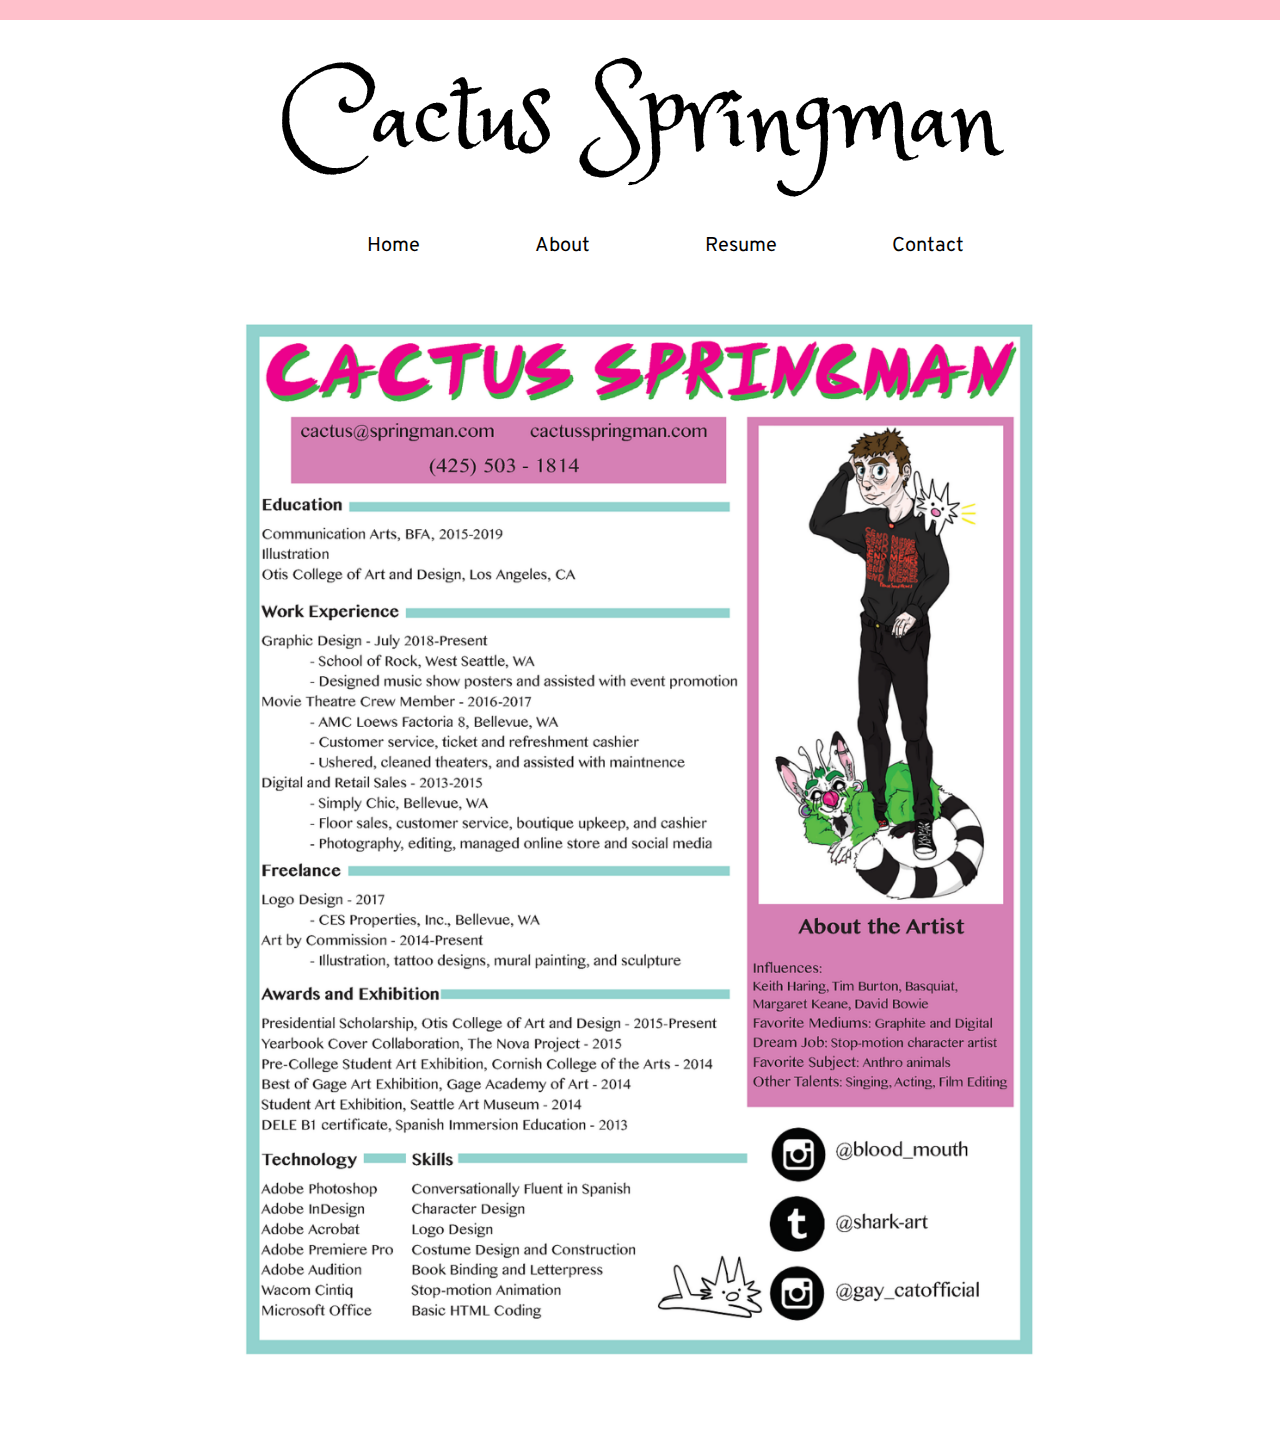
<file: Portfolio/resume.html>
<!DOCTYPE html>
<html>
    <head>
        <meta name="viewport" content="width=device-width, initial-scale=1">
        
        <title>Cactus Springman Illustration</title>
        <link rel="stylesheet" href="reset.css">
        <link rel="stylesheet" href="style.css">
        
    </head>
    <body>
       <header>
            <div class="wrap">
                <h1>Cactus Springman</h1>
                <nav>
                   <a href="index.html">Home</a>
                    <a href="about.html">About</a>
                    <a href="resume.html">Resume</a>
                    <a href="contact.html">Contact</a>
                </nav>
           </div>
        </header>
            <section class="resume">
                <img src="resuum.png">
            </section>
    </body>
</html>
</file>
<file: style.css>
body {
    font-family: Helvetica, sans-serif;
    font-size: 16px;
    line-height: 1.5;
    color: white;
    background-color: lightgray;
}

header {
    position: fixed;
    top: 20px;
    left: 20px;
}

h1 {
    font-size: 24px;
    font-weight: 700;
}

footer {
    position: fixed;
    bottom: 30px;
    right: 20px;
}

a {
    color: white;
    text-decoration: none;
    margin: 0px 10px 0px 0px;
    transition: all .5s;
}

a:hover {
    color: red;
}

section {
    height: 100vh;
    background-color: black;
    background-image: url(cspringman-1.jpg);
    background-size: cover;
    background-attachment: fixed;
}

section.cspringman-2 {
    background-image: url(cspringman-2.jpg);
}

section.cspringman-3 {
    background-image: url(cspringman-3.jpg);
}

section.cspringman-4 {
    background-image: url(cspringman-4.jpg);
}

@media (max-width: 600px) {
    header {
        top: 10px;
    }
    footer {
        bottom: 10px;
        left: 10px;
    }
    section {
        background-attachment: scroll;
    }
}
</file>
<file: Event/style.css>
@import url('https://fonts.googleapis.com/css?family=Spectral');
@import url('https://fonts.googleapis.com/css?family=Six+Caps');

body {
    font-family: 'Spectral';
    font-size: 18px;
    line-height: 1.5;
    text-align: center;
    margin: 0px auto;
    background-color: #000000;
}

header {
    background: url(galaxy.jpeg);
    width: 100%;
    height: 600px;
}


.container {
    position: absolute;
    margin-top: -100px;
    width: 100%;
    height: 600px;
    text-align: center;
    color: white;
     top: 50%;
    left: 50%;
    transform: translate(-50%, -50%);
}

.centered {
    position: absolute;
    top: 50%;
    left: 50%;
    transform: translate(-50%, -50%);
}

nav {
    text-align: center;
    background-color: #000000;
    padding: 60px 0px 0px 0px;
}

nav a {
    color: #ffffff;
    text-decoration: none;
    font-size: 30px;
    margin: 0px 80px 0px 0px;
    border-bottom: 2px solid #000000;
}

nav a:hover {
    color: #FFF0F5;
}

section {
    background-color: #000000;
    color: #ffffff;
    padding: 30px 0px 0px 0px;
}

section.fullbleed {
    padding: 0px 0px 100px 0px;
}

section.fullbleed img {
    width: 100%;
}

section img {
    width: 80%;
}

div.artist {
    width: 800px;
    margin: auto;
}

h1 {
    font-size: 150px;
    line-height: 1;
}

h2 {
    font-family: 'Six Caps';
    font-size: 96px;
    margin: 20px 0px 20px 0px;
}

h3 {
    font-family: 'Six Caps';
    font-size: 100px;
}

p {
    margin: 0px 50px 10px;
}

footer {
    background-color: #000000;
    width: 100%;
    height: 70px;
}

.venue {
    float: left;
}

.venue img {
    margin-left: 20px;
}

.socials {
    float: right;
}

.socials a {
    margin-left: 10px;
}

.more h3 {
    font-size: 150px;
    margin-top: 60px;
    margin-bottom: 30px;
}

@media (max-width: 700px) {
    body {
        font-size: 16px;
        width: auto;
        margin: 0px;
    }
    footer {
        bottom: 10px;
        left: 10px;
    }
    section {
        background-attachment: scroll;
    }
    h1 {
        font-size: 70px;
    }
}
</file>
<file: P 2/style.css>
@import url('https://fonts.googleapis.com/css?family=Lora');

body {
    font-family: 'Lora';
    font-size: 18px;
    line-height: 1.5;
    width: 640px;
    margin: 40px auto;
}

nav {
    background-color: #f05d5d;
    padding: 20px 40px 20px 40px;
}

nav a {
    color: #ffffff;
    text-decoration: none;
    margin: 0px 15px 0px 0px;
    border-bottom: 2px solid #f05d5d;
}

nav a:hover {
    color: #5000ff;
    border-bottom: 2px solid #ffffff;
}

section {
    background-color: #5000ff;
    padding: 40px;
    color: #ffffff;
}

section.fullbleed {
    padding: 0px;
}

section.fullbleed img {
    width: 100%;
}

h1, h2 {
    font-size: 36px;
    line-height: 1.3;
}

h2 {
    font-style: italic;
    margin: 20px 0px 20px 0px
}

@media (max-width: 700px) {
    body {
        font-size: 16px;
        width: auto;
        margin: 0px;
    }
}
</file>
<file: P4/style.css>
* {
    box-sizing: border-box;
}

body {
    font-family: Helvetica;
    font-size: 24px;
    line-height: 1.5;
    background-color: black;
    color: white;
}

header {
    position: fixed;
    top: 0;
    left: 0;
    width: 100%;
    padding: 20px;
    overflow: hidden;
    z-index: 1;
}

header img {
    float: left;
}

header h1 {
    float: left;
}

header nav {
    float: right;
}

header nav a {
    color: white;
    text-decoration: none;
    margin-left: 10px;
    border-bottom: 2px solid transparent;
    transition: border-bottom 0.5s;
}

header nav a:hover {
    border-bottom: 2px solid pink;
}

header nav a.selected {
    border-bottom: 2px solid grey;
}

section {
    text-align: center;
}

div {
    width: 300px;
    margin: 20px;
    position: relative;
    display: inline-block;
}

div h2 {
    position: absolute;
    top: -20px;
    left: -20px;
    width: 250px;
    font-size: 36px;
    line-height: 1.2;
    text-align: left;
    opacity: 0;
    transition: opacity 1s;
}

div:hover h2 {
    opacity: 1;
}

div img {
    opacity: 1;
    transition: opacity 1s;
    max-width: 100%;
}

div:hover img {
    opacity: 0.5;
}

div.large {
    width: 420px;
}

div.xlarge {
    width: 600px;
}

div.small {
    width: 225px;
}

footer {
    position: fixed;
    bottom: 0;
    left: 0;
    width: 100%;
    padding: 20px;
    overflow: hidden;
}

footer p {
    float: left;
}

footer nav {
    float: right;
}

footer img {
    width: 24px;
}
</file>
<file: P5/style.css>
* {
    box-sizing: border-box;
}

img {
    max-width: 100%;
}

body {
    background-color: #f4f4f4;
    font-family: Georgia;
    font-size: 20px;
    line-height: 1.3;
}

header {
    background-color: black;
    color: white;
    border-top: 4px solid yellow;
}

div.wrap {
    max-width: 960px;
    margin: 0 auto 0 auto;
    overflow: hidden;
}

header h1 {
    float: left;
    width: 75px;
}

header nav {
    float: right;
}

section.hero {
    background-image: url(image_1.jpg);
    background-size: cover;
    background-position: center;
    background-color: #bfbfb7;
    padding: 90px 0px 100px;
}

section.hero h2 {
    font-size: 36px;
    font-weight: 700;
    max-width: 480px;
}

section.hero h3 {
    font-size: 24px;
    max-width: 400px;
    margin: 20px 0 0 0;
}

section.products {
    padding: 40px 0 80px 0;
}

section.products nav {
    margin: 0 0 20px 0;
}

section.products nav a {
    text-decoration: none;
    color: black;
    margin: 0 10px 0 0;
}

section.products nav a.selected {
    border-bottom: 3px solid yellow;
}

div.product {
    background-color: yellow;
    width: 320px;
    float: left;
    position: relative;
}

div.product h4 {
    position: absolute;
    top: 20px;
    left: 20px;
    opacity: 0;
    transition: opacity 1s;
}

div.product:hover h4 {
    opacity: 1;
}

div.product p {
    position: absolute;
    bottom: 20px;
    left: 20px;
    opacity: 0;
    transition: opacity 1s;
}

div.product:hover p {
    opacity: 1;
}

div.product img {
    transition: opacity 1s;
}

div.product:hover img {
    opacity: .25;
}

@media (max-width: 1000px) {
    div.wrap {
        width: 640px;
    }
}

@media (max-width: 680px) {
    div.wrap {
        width: auto;
        margin: 0 20px 0 20px;
    }
    div.product {
        width: auto;
    }
    section.hero h2 {
        font-size: 24px;
    }
    section.hero h3 {
        font-size: 18px;
    }
}
</file>
<file: p6 assets/style.css>
* {
    box-sizing: border-box;
}

body {
    background-color: white;
    font-family: Georgia, serif;
    font-size: 32px;
    line-height: 1.2;
    margin: 40px auto 40px auto;
    width: 960px;
}

img {
    max-width: 100%;
    vertical-align: bottom;
}


header {
    text-align: center;
    margin: 0 0 40px 0;
}

section {
    overflow: hidden;
    padding: 0 0 60px 0;
}

section.natural img {
    float: left;
    width: 700px;
}

section.natural h2 {
    float: right;
    width: 360px;
    font-size: 64px;
    font-weight: 700;
    margin: 150px 0 0 -100px;
}

section.onething img {
    float: right;
    width: 600px;
}

section.onething div {
    float: left;
    width: 510px;
    margin: 60px -150px 0 0;
}

section.onething h3 {
    font-weight: 700;
    margin: 0 0 20px 0;
}

section.onething p {
    margin: 0 0 10px 0;
}

section.lookbook {
    background-image: url(image_3.jpg);
    background-size: cover;
    background-position: center;
    height: 540px;
    padding: 250px 0 0 0;
    margin: 0 0 60px 0;
    text-align: center;
    color: white;
    font-size: 64px;
    font-weight: 700;
}

section.collection img {
    float: left;
    width: 700px;
}

section.collection div {
    float: right;
    width: 310px;
    margin: 100px 0 0 -50px;
    font-size: 48px;
}

section img {
    position: relative;
    z-index: -1;
    transition: all 1s;
}

section:hover img {
    opacity: 0.75;
    transform: scale(.90) rotate(-3deg);
}

div.hamburger {
    background-image: url(menu-icon.svg);
    background-repeat: no-repeat;
    background-position: center;
    position: fixed;
    top: 0;
    left: 0;
    width: 80px;
    height: 80px;
}

div.slideout {
    position: fixed;
    top: 0;
    left: -290px;
    width: 300px;
    height: 100%;
    background-color: pink;
    transition: left 1s;
}

div.hamburger:hover div.slideout {
    left: 0;
}

nav {
    position: absolute;
    top: 50%;
    left: 150px;
    width: 200px;
    transform: translateX(-50%) translateY(-50%);
}

nav a {
    display: block;
    color: black;
    text-decoration: none;
    margin: 10px 0;
}
</file>
<file: Portfolio/style.css>
@import url('https://fonts.googleapis.com/css?family=Overpass');
@import url('https://fonts.googleapis.com/css?family=Princess+Sofia');

* {
    box-sizing: border-box;
}

img {
    max-width: 100%;
}

body {
    background-color: white;
    font-family: 'Overpass';
    font-size: 20px;
    line-height: 1.3;
}

header {
    background-color: white;
    color: black;
    border-top: 20px solid pink;
}

header h1 {
    font-family: 'Princess Sofia';
    font-size: 110px;
    text-align: center;
    padding: 30px 10px 40px 10px;
    
}

header nav {
    text-align: center;
}

header nav a {
    color: black;
    text-decoration: none;
    margin: 0 30px 0 80px;
}

div.wrap {
    max-width: 960px;
    margin: 0 auto 0 auto;
    overflow: hidden;
}

section.artwork {
    padding: 40px 0 80px 0;
}

div.art {
    background-color: white;
    width: 320px;
    float: left;
    position: relative;
}

div.art h2 {
    opacity: 0;
    transition: opacity 1s;
}

div.art:hover h2 {
    opacity: 1;
}

div.art h3 {
    font-size: 14px;
    opacity: 0;
    transition: opacity 1s;
}

div.art:hover h3 {
    opacity: 1;
}

div.art p {
    font-size: 14px;
    opacity: 0;
    transition: opacity 1s;
}

div.art:hover p {
    opacity: 1;
}

.artwork {
  max-width: 1000px;
  margin: auto;
  display: flex;
  flex-wrap: wrap;
  align-items: flex-start;
  justify-content: space-between;
  text-align: center;
}

.art {
  margin: 20px;
  max-width: 280px;
}

.art img {
  width: 100%;
}

.about {
    max-width: 1000px;
    margin: 80px auto;
    text-align: center;
}

.about img {
    float: right;
    width: 300px;
    margin-left: 100px;
}

.about h1 {
    line-height: 4;
    font-size: 30px;
    font-weight: bold;
}

.about h2 {
    margin-top: 100px;
    font-size: 25px;
}

.resume {
    max-width: 800px;
    margin: 60px auto;
}

.resume img {
    width: 800px
}

.contact {
    max-width: 900px;
    margin: 80px auto;
}

.contact form {
    float: right
}

.socials h1 {
    line-height: 1.5;
    font-size: 25px
}

.socials img {
    width: 50px;
    float: left;
    margin-left: 10px;
    margin-top: 5px
}


@media (max-width: 1000px) {
    div.wrap {
        width: 640px;
    }
}

@media (max-width: 680px) {
    .about img {
        float: none;
        margin: auto;
    }
    div.wrap {
        width: auto;
        margin: 0 20px 0 20px;
    }
    div.art {
        width: auto;
        margin-left: auto;
        margin-right: auto;
    }
    section.hero h2 {
        font-size: 24px;
    }
    section.hero h3 {
        font-size: 18px;
    }
}
</file>
